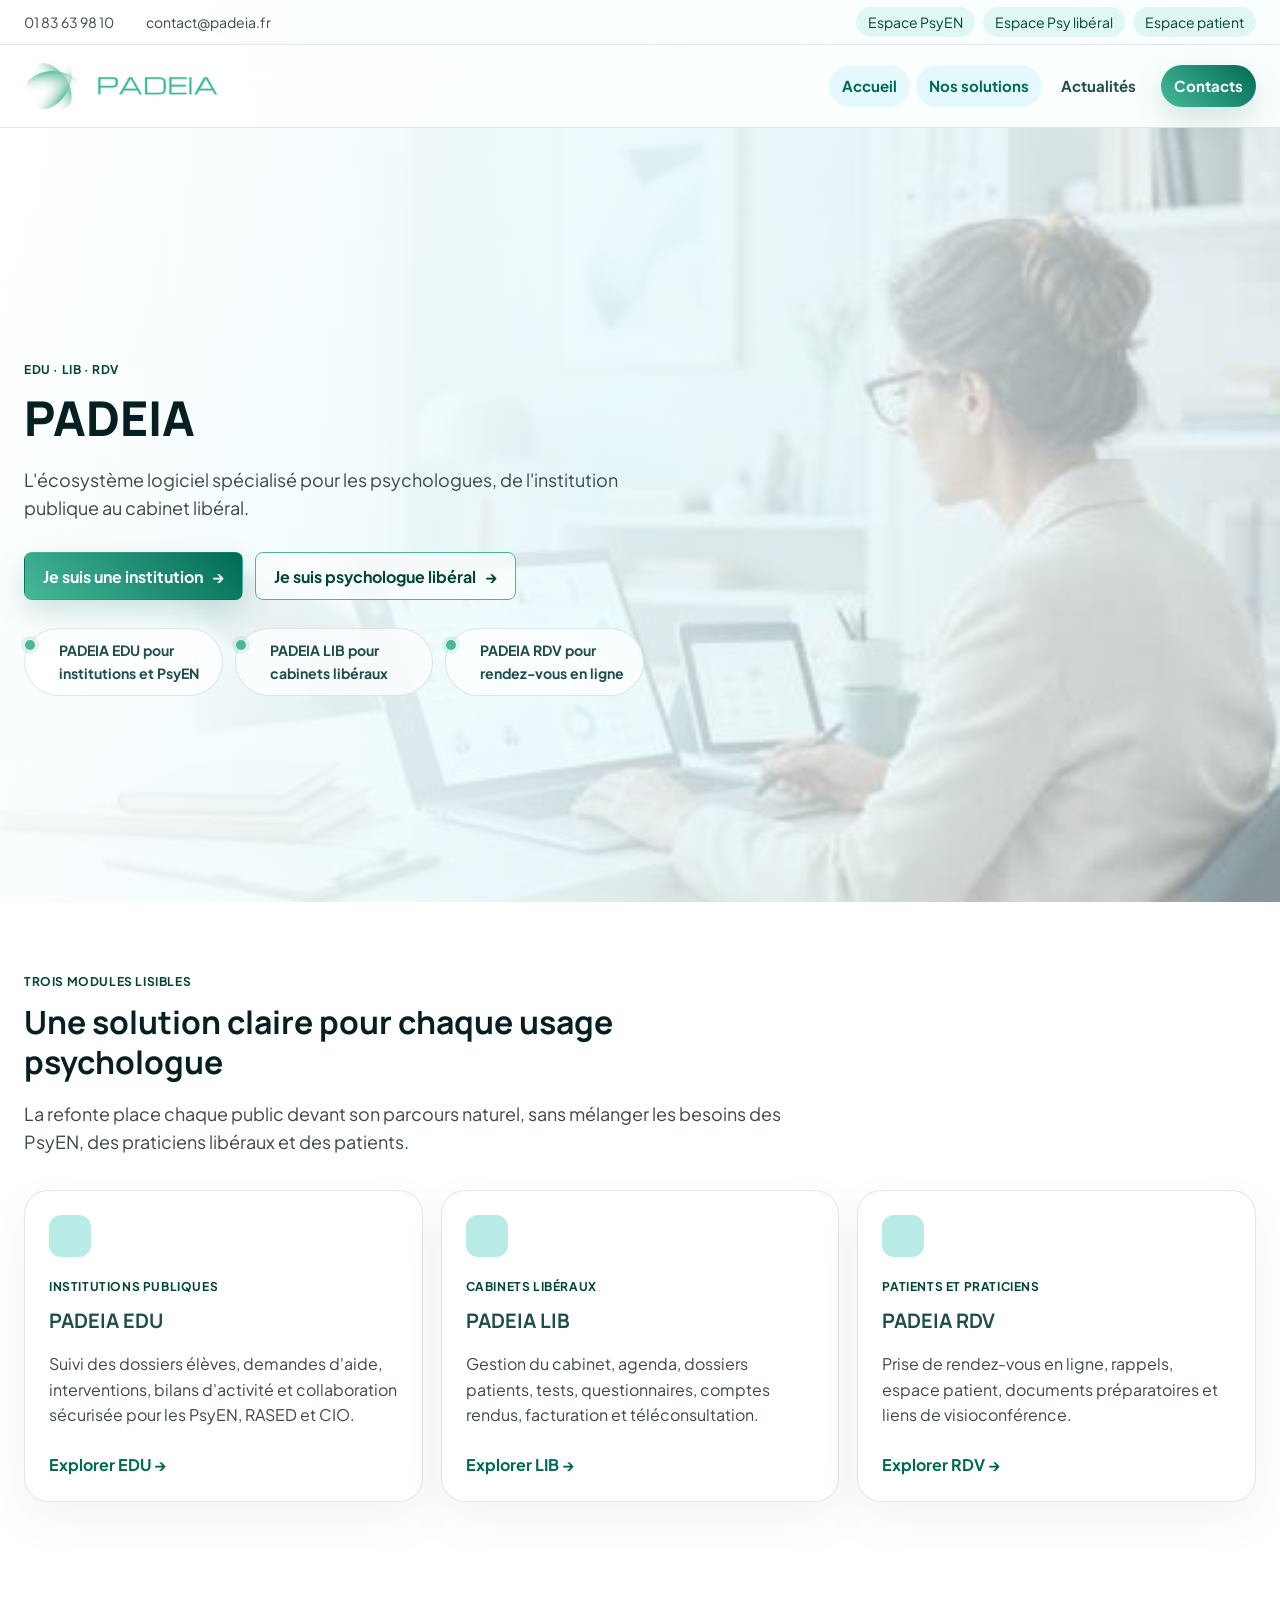
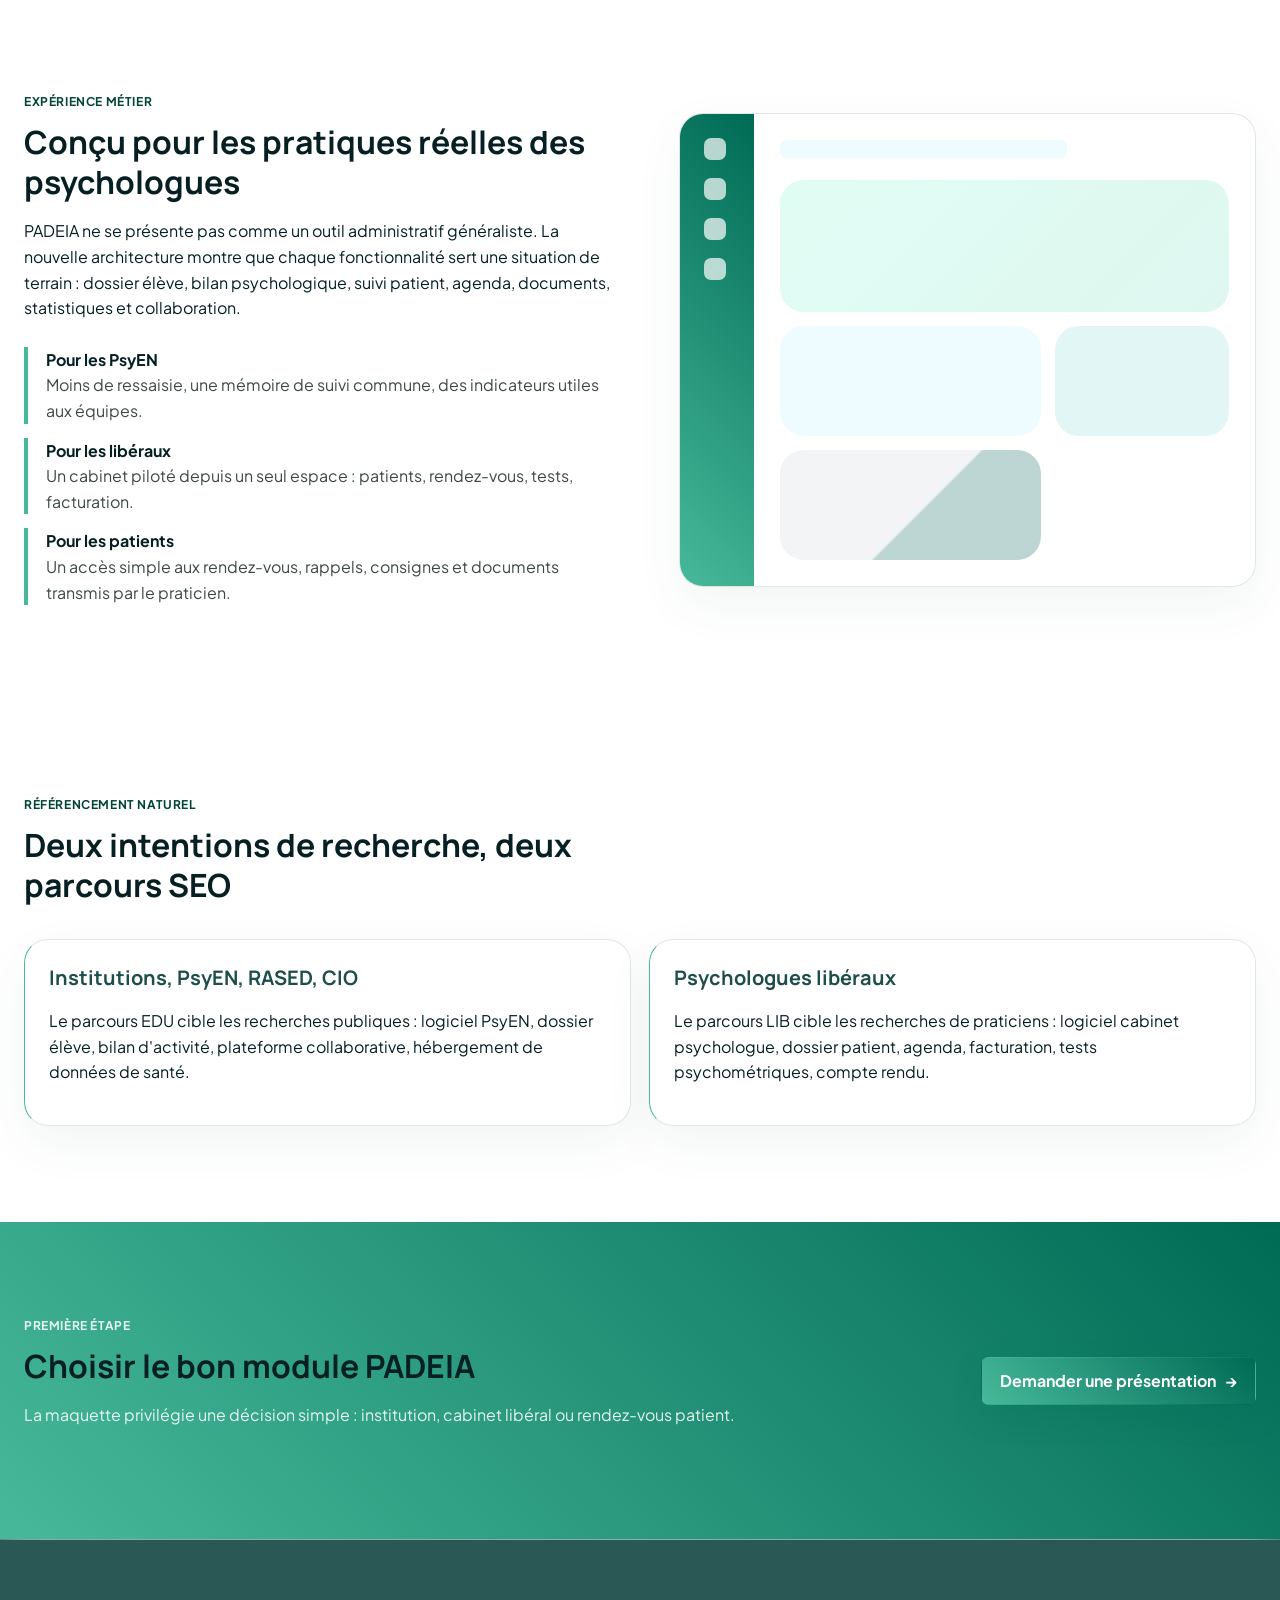
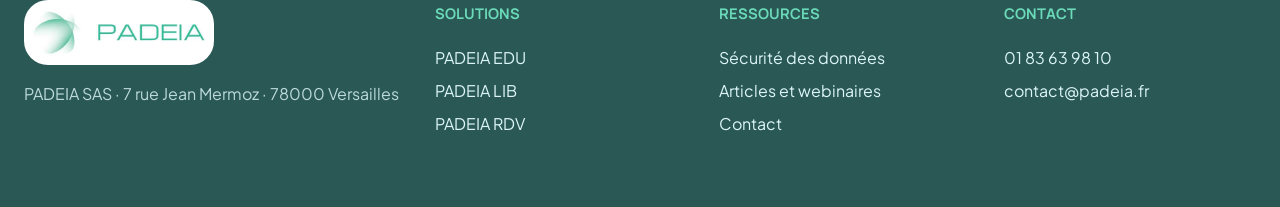
<file: index.html>
<!doctype html>
<html lang="fr">
  <head>
    <meta charset="utf-8">
    <meta name="viewport" content="width=device-width, initial-scale=1">
    <title>PADEIA | Logiciels pour psychologues : EDU, LIB et RDV</title>
    <meta name="description" content="PADEIA est l'écosystème logiciel dédié aux psychologues : PADEIA EDU pour les PsyEN et institutions, PADEIA LIB pour les cabinets libéraux, PADEIA RDV pour la prise de rendez-vous en ligne.">
    <link rel="canonical" href="https://www.padeia.fr/">
    <link rel="stylesheet" href="styles.css">
    <script type="application/ld+json">
      {
        "@context": "https://schema.org",
        "@type": "SoftwareApplication",
        "name": "PADEIA",
        "applicationCategory": "HealthcareApplication",
        "operatingSystem": "Web",
        "description": "Écosystème logiciel pour psychologues composé de PADEIA EDU, PADEIA LIB et PADEIA RDV.",
        "offers": {
          "@type": "Offer",
          "availability": "https://schema.org/InStock"
        },
        "publisher": {
          "@type": "Organization",
          "name": "PADEIA SAS",
          "url": "https://www.padeia.fr/"
        }
      }
    </script>
  </head>
  <body>
    <a class="skip-link" href="#contenu">Aller au contenu</a>
    <div class="topbar">
      <div class="container topbar-inner">
        <span>01 83 63 98 10</span>
        <a href="mailto:contact@padeia.fr">contact@padeia.fr</a>
        <nav aria-label="Espaces utilisateurs">
          <a href="#">Espace PsyEN</a>
          <a href="#">Espace Psy libéral</a>
          <a href="#">Espace patient</a>
        </nav>
      </div>
    </div>
    <header class="site-header">
      <div class="container header-inner">
        <a class="brand" href="index.html" aria-label="Accueil PADEIA"><img class="brand-logo" src="assets/logo-padeia-web.jpg" alt="PADEIA"></a>
        <button class="nav-toggle" type="button" aria-controls="main-nav" aria-expanded="false">
          <span></span>
          <span></span>
          <span></span>
          <span class="sr-only">Menu</span>
        </button>
        <nav id="main-nav" class="main-nav" aria-label="Navigation principale">
          <a href="index.html">Accueil</a>
          <a href="index.html#nos-solutions">Nos solutions</a>
          <a href="ressources.html">Actualités</a>
          <a class="nav-cta" href="contact.html">Contacts</a>
        </nav>
      </div>
    </header>

    <main id="contenu">
      <section class="hero hero-home" aria-label="Présentation de PADEIA">
        <div class="container hero-inner">
          <div class="hero-copy">
            <p class="eyebrow">EDU · LIB · RDV</p>
            <h1>PADEIA</h1>
            <p class="hero-lead">L'écosystème logiciel spécialisé pour les psychologues, de l'institution publique au cabinet libéral.</p>
            <div class="hero-actions" aria-label="Actions principales">
              <a class="btn btn-primary" href="padeia-edu.html">Je suis une institution <span aria-hidden="true">→</span></a>
              <a class="btn btn-secondary" href="padeia-lib.html">Je suis psychologue libéral <span aria-hidden="true">→</span></a>
            </div>
            <ul class="hero-checks">
              <li><a href="padeia-edu.html">PADEIA EDU pour institutions et PsyEN</a></li>
              <li><a href="padeia-lib.html">PADEIA LIB pour cabinets libéraux</a></li>
              <li><a href="padeia-rdv.html">PADEIA RDV pour rendez-vous en ligne</a></li>
            </ul>
          </div>
        </div>
      </section>

      <section id="nos-solutions" class="section modules-section">
        <div class="container">
          <div class="section-heading">
            <p class="eyebrow">Trois modules lisibles</p>
            <h2>Une solution claire pour chaque usage psychologue</h2>
            <p>La refonte place chaque public devant son parcours naturel, sans mélanger les besoins des PsyEN, des praticiens libéraux et des patients.</p>
          </div>
          <div class="module-grid">
            <article class="module-card edu">
              <div class="module-kicker">Institutions publiques</div>
              <h3>PADEIA EDU</h3>
              <p>Suivi des dossiers élèves, demandes d'aide, interventions, bilans d'activité et collaboration sécurisée pour les PsyEN, RASED et CIO.</p>
              <a class="text-link" href="padeia-edu.html">Explorer EDU <span aria-hidden="true">→</span></a>
            </article>
            <article class="module-card lib">
              <div class="module-kicker">Cabinets libéraux</div>
              <h3>PADEIA LIB</h3>
              <p>Gestion du cabinet, agenda, dossiers patients, tests, questionnaires, comptes rendus, facturation et téléconsultation.</p>
              <a class="text-link" href="padeia-lib.html">Explorer LIB <span aria-hidden="true">→</span></a>
            </article>
            <article class="module-card rdv">
              <div class="module-kicker">Patients et praticiens</div>
              <h3>PADEIA RDV</h3>
              <p>Prise de rendez-vous en ligne, rappels, espace patient, documents préparatoires et liens de visioconférence.</p>
              <a class="text-link" href="padeia-rdv.html">Explorer RDV <span aria-hidden="true">→</span></a>
            </article>
          </div>
        </div>
      </section>

      <section class="section section-alt">
        <div class="container split">
          <div>
            <p class="eyebrow">Expérience métier</p>
            <h2>Conçu pour les pratiques réelles des psychologues</h2>
            <p>PADEIA ne se présente pas comme un outil administratif généraliste. La nouvelle architecture montre que chaque fonctionnalité sert une situation de terrain : dossier élève, bilan psychologique, suivi patient, agenda, documents, statistiques et collaboration.</p>
            <div class="proof-list">
              <div>
                <strong>Pour les PsyEN</strong>
                <span>Moins de ressaisie, une mémoire de suivi commune, des indicateurs utiles aux équipes.</span>
              </div>
              <div>
                <strong>Pour les libéraux</strong>
                <span>Un cabinet piloté depuis un seul espace : patients, rendez-vous, tests, facturation.</span>
              </div>
              <div>
                <strong>Pour les patients</strong>
                <span>Un accès simple aux rendez-vous, rappels, consignes et documents transmis par le praticien.</span>
              </div>
            </div>
          </div>
          <div class="product-mock" aria-label="Aperçu d'interface PADEIA">
            <div class="mock-sidebar">
              <span></span><span></span><span></span><span></span>
            </div>
            <div class="mock-content">
              <div class="mock-topline"></div>
              <div class="mock-panels">
                <div class="mock-panel wide"></div>
                <div class="mock-panel"></div>
                <div class="mock-panel accent"></div>
                <div class="mock-panel chart"></div>
              </div>
            </div>
          </div>
        </div>
      </section>

      <section class="section">
        <div class="container">
          <div class="section-heading compact">
            <p class="eyebrow">Référencement naturel</p>
            <h2>Deux intentions de recherche, deux parcours SEO</h2>
          </div>
          <div class="audience-grid">
            <article>
              <h3>Institutions, PsyEN, RASED, CIO</h3>
              <p>Le parcours EDU cible les recherches publiques : logiciel PsyEN, dossier élève, bilan d'activité, plateforme collaborative, hébergement de données de santé.</p>
            </article>
            <article>
              <h3>Psychologues libéraux</h3>
              <p>Le parcours LIB cible les recherches de praticiens : logiciel cabinet psychologue, dossier patient, agenda, facturation, tests psychométriques, compte rendu.</p>
            </article>
          </div>
        </div>
      </section>

      <section class="section cta-band">
        <div class="container cta-inner">
          <div>
            <p class="eyebrow">Première étape</p>
            <h2>Choisir le bon module PADEIA</h2>
            <p>La maquette privilégie une décision simple : institution, cabinet libéral ou rendez-vous patient.</p>
          </div>
          <a class="btn btn-primary" href="contact.html">Demander une présentation <span aria-hidden="true">→</span></a>
        </div>
      </section>
    </main>

    <footer class="site-footer">
      <div class="container footer-grid">
        <div>
          <a class="brand footer-brand" href="index.html" aria-label="Accueil PADEIA"><img class="brand-logo footer-logo" src="assets/logo-padeia-web.jpg" alt="PADEIA"></a>
          <p>PADEIA SAS · 7 rue Jean Mermoz · 78000 Versailles</p>
        </div>
        <div>
          <h2>Solutions</h2>
          <a href="padeia-edu.html">PADEIA EDU</a>
          <a href="padeia-lib.html">PADEIA LIB</a>
          <a href="padeia-rdv.html">PADEIA RDV</a>
        </div>
        <div>
          <h2>Ressources</h2>
          <a href="securite.html">Sécurité des données</a>
          <a href="ressources.html">Articles et webinaires</a>
          <a href="contact.html">Contact</a>
        </div>
        <div>
          <h2>Contact</h2>
          <a href="tel:+33183639810">01 83 63 98 10</a>
          <a href="mailto:contact@padeia.fr">contact@padeia.fr</a>
        </div>
      </div>
    </footer>
    <script src="script.js"></script>
  </body>
</html>
</file>
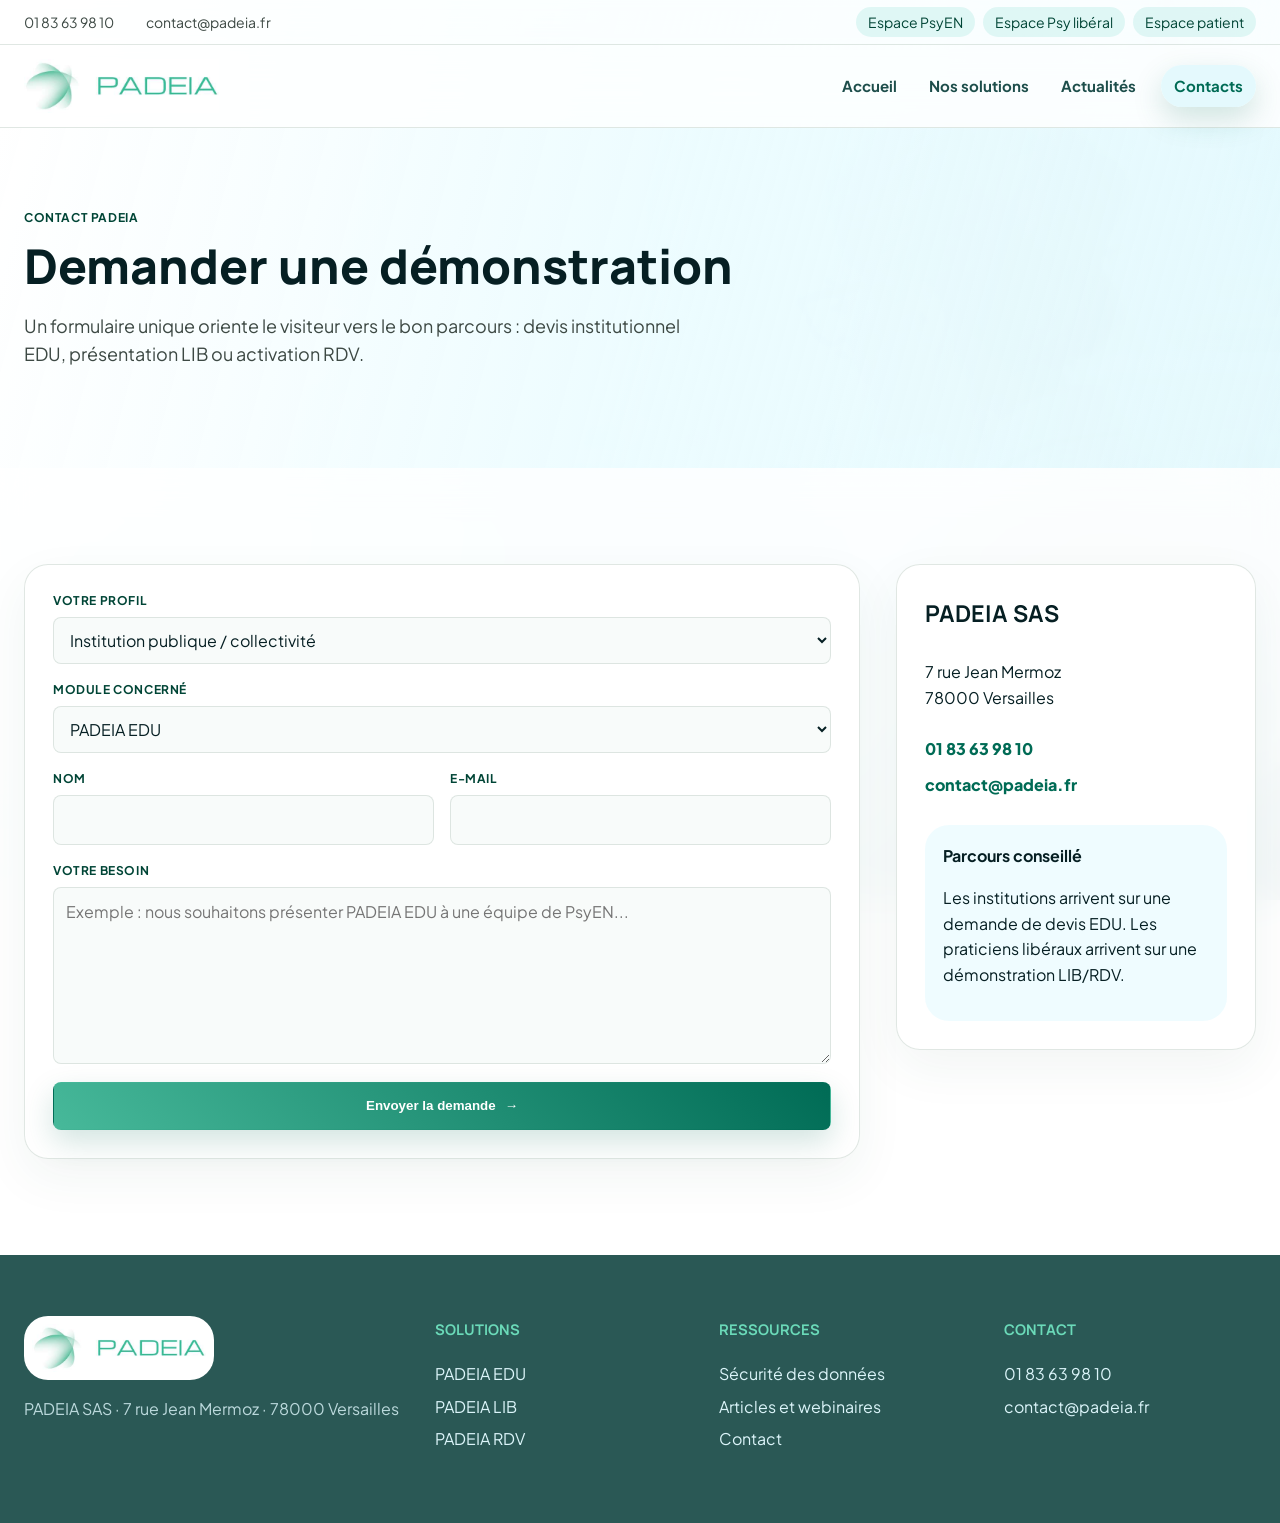
<file: contact.html>
<!doctype html>
<html lang="fr">
  <head>
    <meta charset="utf-8">
    <meta name="viewport" content="width=device-width, initial-scale=1">
    <title>Demander une démonstration PADEIA | Contact</title>
    <meta name="description" content="Contactez PADEIA pour une démonstration, un devis institutionnel PADEIA EDU ou une présentation de PADEIA LIB et PADEIA RDV.">
    <link rel="canonical" href="https://www.padeia.fr/contact/">
    <link rel="stylesheet" href="styles.css">
  </head>
  <body>
    <a class="skip-link" href="#contenu">Aller au contenu</a>
    <div class="topbar"><div class="container topbar-inner"><span>01 83 63 98 10</span><a href="mailto:contact@padeia.fr">contact@padeia.fr</a><nav aria-label="Espaces utilisateurs"><a href="#">Espace PsyEN</a><a href="#">Espace Psy libéral</a><a href="#">Espace patient</a></nav></div></div>
    <header class="site-header"><div class="container header-inner"><a class="brand" href="index.html" aria-label="Accueil PADEIA"><img class="brand-logo" src="assets/logo-padeia-web.jpg" alt="PADEIA"></a><button class="nav-toggle" type="button" aria-controls="main-nav" aria-expanded="false"><span></span><span></span><span></span><span class="sr-only">Menu</span></button><nav id="main-nav" class="main-nav" aria-label="Navigation principale">
          <a href="index.html">Accueil</a>
          <a href="index.html#nos-solutions">Nos solutions</a>
          <a href="ressources.html">Actualités</a>
          <a class="nav-cta" href="contact.html">Contacts</a>
        </nav></div></header>

    <main id="contenu">
      <section class="page-hero contact-theme">
        <div class="container narrow">
          <p class="eyebrow">Contact PADEIA</p>
          <h1>Demander une démonstration</h1>
          <p>Un formulaire unique oriente le visiteur vers le bon parcours : devis institutionnel EDU, présentation LIB ou activation RDV.</p>
        </div>
      </section>

      <section class="section">
        <div class="container contact-grid">
          <form class="contact-form" action="#" method="post">
            <div class="form-row">
              <label for="profile">Votre profil</label>
              <select id="profile" name="profile">
                <option>Institution publique / collectivité</option>
                <option>Psychologue de l'Éducation nationale</option>
                <option>Psychologue libéral</option>
                <option>Patient</option>
              </select>
            </div>
            <div class="form-row">
              <label for="module">Module concerné</label>
              <select id="module" name="module">
                <option>PADEIA EDU</option>
                <option>PADEIA LIB</option>
                <option>PADEIA RDV</option>
                <option>Je ne sais pas encore</option>
              </select>
            </div>
            <div class="form-pair">
              <div class="form-row"><label for="name">Nom</label><input id="name" name="name" type="text" autocomplete="name"></div>
              <div class="form-row"><label for="email">E-mail</label><input id="email" name="email" type="email" autocomplete="email"></div>
            </div>
            <div class="form-row">
              <label for="message">Votre besoin</label>
              <textarea id="message" name="message" rows="6" placeholder="Exemple : nous souhaitons présenter PADEIA EDU à une équipe de PsyEN..."></textarea>
            </div>
            <button class="btn btn-primary" type="submit">Envoyer la demande <span aria-hidden="true">→</span></button>
          </form>
          <aside class="contact-aside">
            <h2>PADEIA SAS</h2>
            <p>7 rue Jean Mermoz<br>78000 Versailles</p>
            <a href="tel:+33183639810">01 83 63 98 10</a>
            <a href="mailto:contact@padeia.fr">contact@padeia.fr</a>
            <div class="aside-note">
              <strong>Parcours conseillé</strong>
              <p>Les institutions arrivent sur une demande de devis EDU. Les praticiens libéraux arrivent sur une démonstration LIB/RDV.</p>
            </div>
          </aside>
        </div>
      </section>
    </main>

    <footer class="site-footer"><div class="container footer-grid"><div><a class="brand footer-brand" href="index.html" aria-label="Accueil PADEIA"><img class="brand-logo footer-logo" src="assets/logo-padeia-web.jpg" alt="PADEIA"></a><p>PADEIA SAS · 7 rue Jean Mermoz · 78000 Versailles</p></div><div><h2>Solutions</h2><a href="padeia-edu.html">PADEIA EDU</a><a href="padeia-lib.html">PADEIA LIB</a><a href="padeia-rdv.html">PADEIA RDV</a></div><div><h2>Ressources</h2><a href="securite.html">Sécurité des données</a><a href="ressources.html">Articles et webinaires</a><a href="contact.html">Contact</a></div><div><h2>Contact</h2><a href="tel:+33183639810">01 83 63 98 10</a><a href="mailto:contact@padeia.fr">contact@padeia.fr</a></div></div></footer>
    <script src="script.js"></script>
  </body>
</html>
</file>
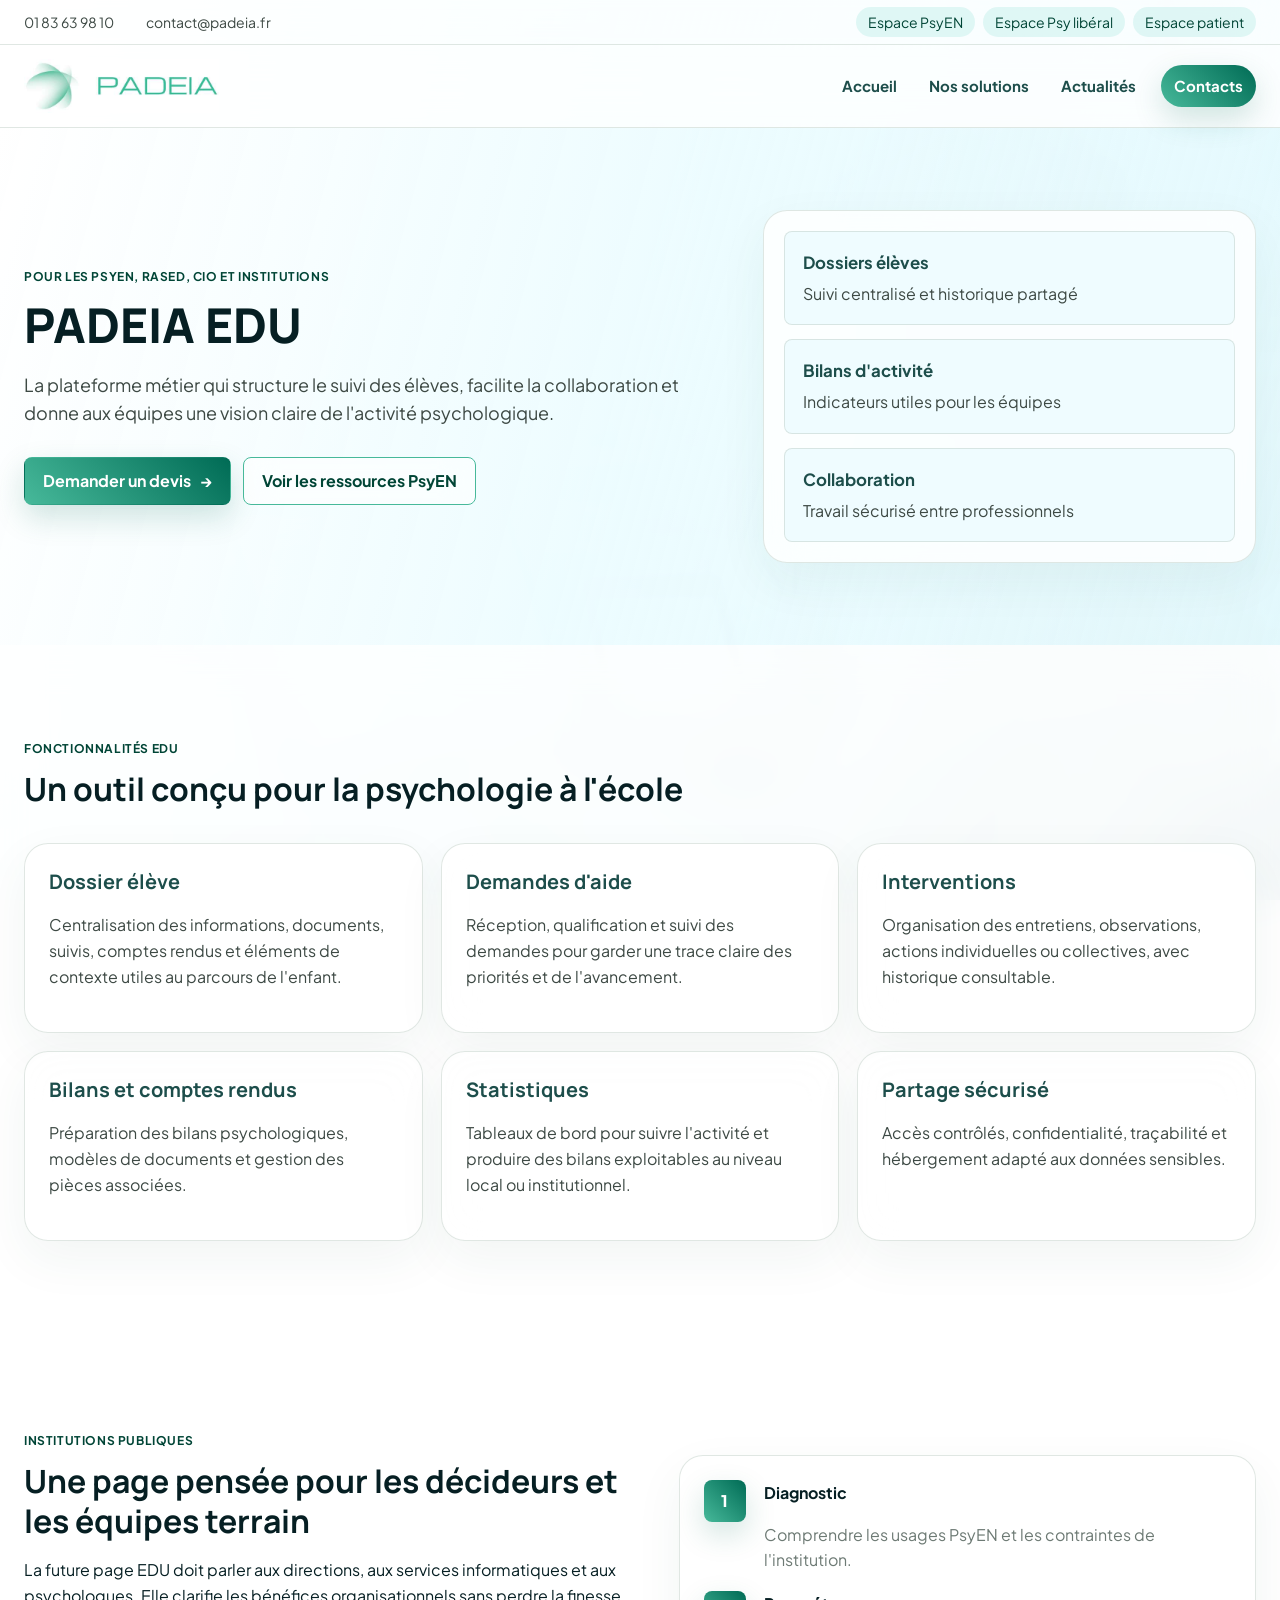
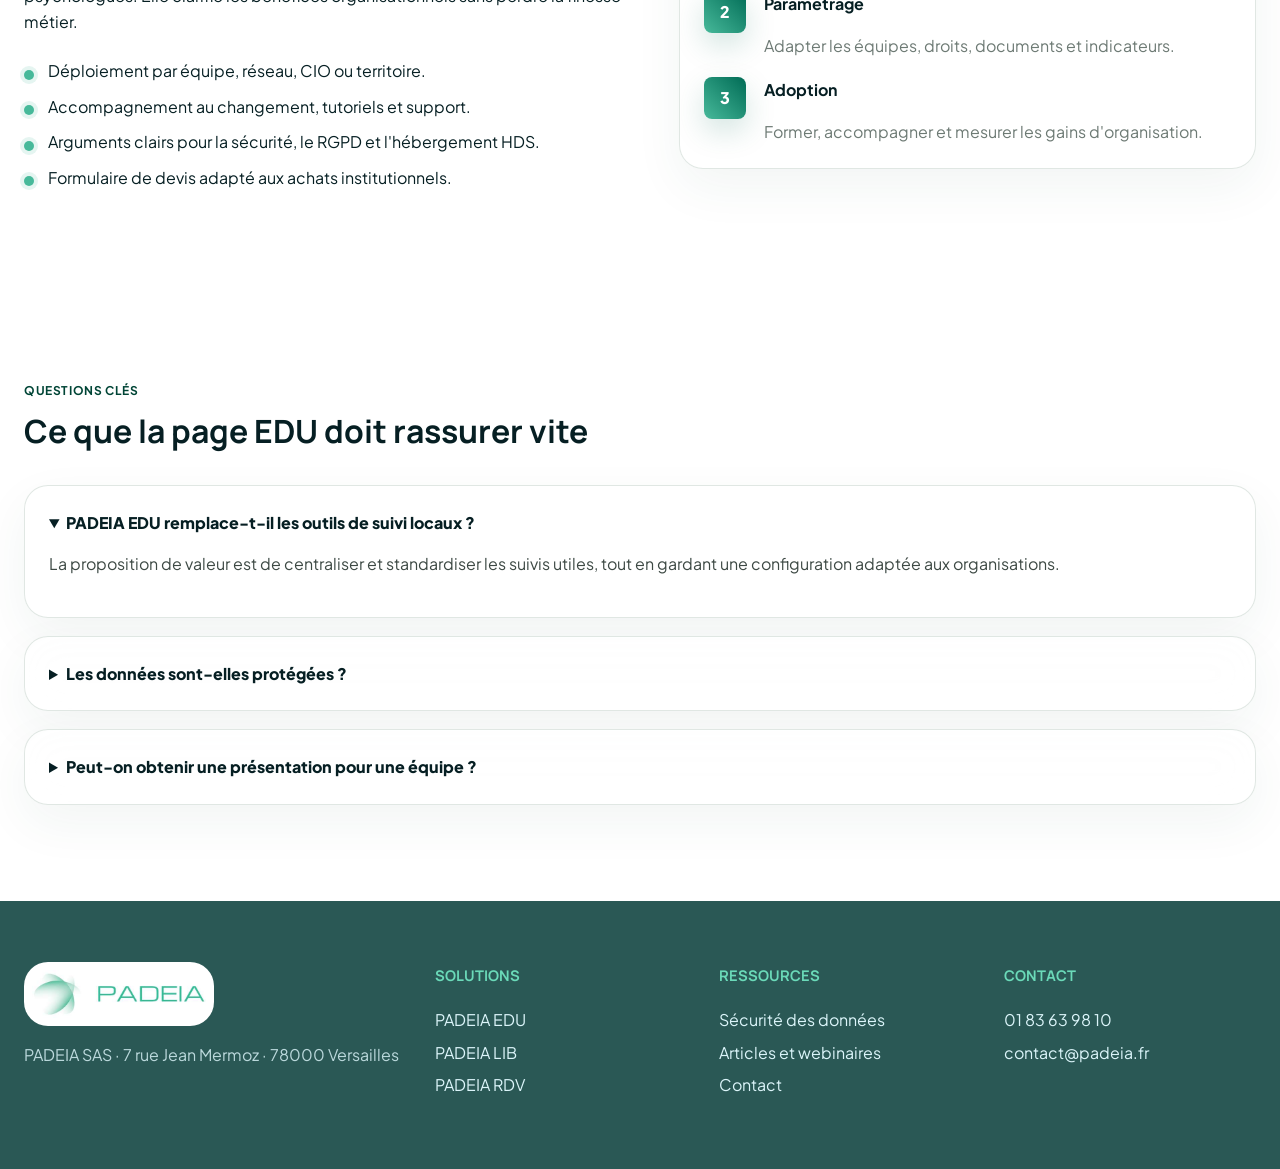
<file: padeia-edu.html>
<!doctype html>
<html lang="fr">
  <head>
    <meta charset="utf-8">
    <meta name="viewport" content="width=device-width, initial-scale=1">
    <title>PADEIA EDU | Logiciel PsyEN pour RASED, CIO et institutions</title>
    <meta name="description" content="PADEIA EDU accompagne les Psychologues de l'Éducation nationale : dossiers élèves, demandes d'aide, interventions, statistiques, bilan d'activité et collaboration sécurisée.">
    <link rel="canonical" href="https://www.padeia.fr/padeia-edu/">
    <link rel="stylesheet" href="styles.css">
  </head>
  <body>
    <a class="skip-link" href="#contenu">Aller au contenu</a>
    <div class="topbar">
      <div class="container topbar-inner">
        <span>01 83 63 98 10</span>
        <a href="mailto:contact@padeia.fr">contact@padeia.fr</a>
        <nav aria-label="Espaces utilisateurs">
          <a href="#">Espace PsyEN</a>
          <a href="#">Espace Psy libéral</a>
          <a href="#">Espace patient</a>
        </nav>
      </div>
    </div>
    <header class="site-header">
      <div class="container header-inner">
        <a class="brand" href="index.html" aria-label="Accueil PADEIA"><img class="brand-logo" src="assets/logo-padeia-web.jpg" alt="PADEIA"></a>
        <button class="nav-toggle" type="button" aria-controls="main-nav" aria-expanded="false"><span></span><span></span><span></span><span class="sr-only">Menu</span></button>
        <nav id="main-nav" class="main-nav" aria-label="Navigation principale">
          <a href="index.html">Accueil</a>
          <a href="index.html#nos-solutions">Nos solutions</a>
          <a href="ressources.html">Actualités</a>
          <a class="nav-cta" href="contact.html">Contacts</a>
        </nav>
      </div>
    </header>

    <main id="contenu">
      <section class="page-hero edu-theme">
        <div class="container page-hero-grid">
          <div>
            <p class="eyebrow">Pour les PsyEN, RASED, CIO et institutions</p>
            <h1>PADEIA EDU</h1>
            <p>La plateforme métier qui structure le suivi des élèves, facilite la collaboration et donne aux équipes une vision claire de l'activité psychologique.</p>
            <div class="hero-actions">
              <a class="btn btn-primary" href="contact.html">Demander un devis <span aria-hidden="true">→</span></a>
              <a class="btn btn-secondary" href="ressources.html">Voir les ressources PsyEN</a>
            </div>
          </div>
          <div class="metric-panel">
            <div><strong>Dossiers élèves</strong><span>Suivi centralisé et historique partagé</span></div>
            <div><strong>Bilans d'activité</strong><span>Indicateurs utiles pour les équipes</span></div>
            <div><strong>Collaboration</strong><span>Travail sécurisé entre professionnels</span></div>
          </div>
        </div>
      </section>

      <section class="section">
        <div class="container">
          <div class="section-heading">
            <p class="eyebrow">Fonctionnalités EDU</p>
            <h2>Un outil conçu pour la psychologie à l'école</h2>
          </div>
          <div class="feature-grid">
            <article><h3>Dossier élève</h3><p>Centralisation des informations, documents, suivis, comptes rendus et éléments de contexte utiles au parcours de l'enfant.</p></article>
            <article><h3>Demandes d'aide</h3><p>Réception, qualification et suivi des demandes pour garder une trace claire des priorités et de l'avancement.</p></article>
            <article><h3>Interventions</h3><p>Organisation des entretiens, observations, actions individuelles ou collectives, avec historique consultable.</p></article>
            <article><h3>Bilans et comptes rendus</h3><p>Préparation des bilans psychologiques, modèles de documents et gestion des pièces associées.</p></article>
            <article><h3>Statistiques</h3><p>Tableaux de bord pour suivre l'activité et produire des bilans exploitables au niveau local ou institutionnel.</p></article>
            <article><h3>Partage sécurisé</h3><p>Accès contrôlés, confidentialité, traçabilité et hébergement adapté aux données sensibles.</p></article>
          </div>
        </div>
      </section>

      <section class="section section-alt">
        <div class="container split">
          <div>
            <p class="eyebrow">Institutions publiques</p>
            <h2>Une page pensée pour les décideurs et les équipes terrain</h2>
            <p>La future page EDU doit parler aux directions, aux services informatiques et aux psychologues. Elle clarifie les bénéfices organisationnels sans perdre la finesse métier.</p>
            <ul class="check-list">
              <li>Déploiement par équipe, réseau, CIO ou territoire.</li>
              <li>Accompagnement au changement, tutoriels et support.</li>
              <li>Arguments clairs pour la sécurité, le RGPD et l'hébergement HDS.</li>
              <li>Formulaire de devis adapté aux achats institutionnels.</li>
            </ul>
          </div>
          <div class="timeline">
            <div><span>1</span><strong>Diagnostic</strong><p>Comprendre les usages PsyEN et les contraintes de l'institution.</p></div>
            <div><span>2</span><strong>Paramétrage</strong><p>Adapter les équipes, droits, documents et indicateurs.</p></div>
            <div><span>3</span><strong>Adoption</strong><p>Former, accompagner et mesurer les gains d'organisation.</p></div>
          </div>
        </div>
      </section>

      <section class="section faq-section">
        <div class="container">
          <div class="section-heading compact">
            <p class="eyebrow">Questions clés</p>
            <h2>Ce que la page EDU doit rassurer vite</h2>
          </div>
          <div class="faq-grid">
            <details open><summary>PADEIA EDU remplace-t-il les outils de suivi locaux ?</summary><p>La proposition de valeur est de centraliser et standardiser les suivis utiles, tout en gardant une configuration adaptée aux organisations.</p></details>
            <details><summary>Les données sont-elles protégées ?</summary><p>La page renvoie vers un espace dédié à la sécurité : hébergement HDS, droits d'accès, RGPD et traçabilité.</p></details>
            <details><summary>Peut-on obtenir une présentation pour une équipe ?</summary><p>Le parcours institutionnel priorise la demande de devis et la présentation accompagnée.</p></details>
          </div>
        </div>
      </section>
    </main>

    <footer class="site-footer">
      <div class="container footer-grid">
        <div><a class="brand footer-brand" href="index.html" aria-label="Accueil PADEIA"><img class="brand-logo footer-logo" src="assets/logo-padeia-web.jpg" alt="PADEIA"></a><p>PADEIA SAS · 7 rue Jean Mermoz · 78000 Versailles</p></div>
        <div><h2>Solutions</h2><a href="padeia-edu.html">PADEIA EDU</a><a href="padeia-lib.html">PADEIA LIB</a><a href="padeia-rdv.html">PADEIA RDV</a></div>
        <div><h2>Ressources</h2><a href="securite.html">Sécurité des données</a><a href="ressources.html">Articles et webinaires</a><a href="contact.html">Contact</a></div>
        <div><h2>Contact</h2><a href="tel:+33183639810">01 83 63 98 10</a><a href="mailto:contact@padeia.fr">contact@padeia.fr</a></div>
      </div>
    </footer>
    <script src="script.js"></script>
  </body>
</html>
</file>
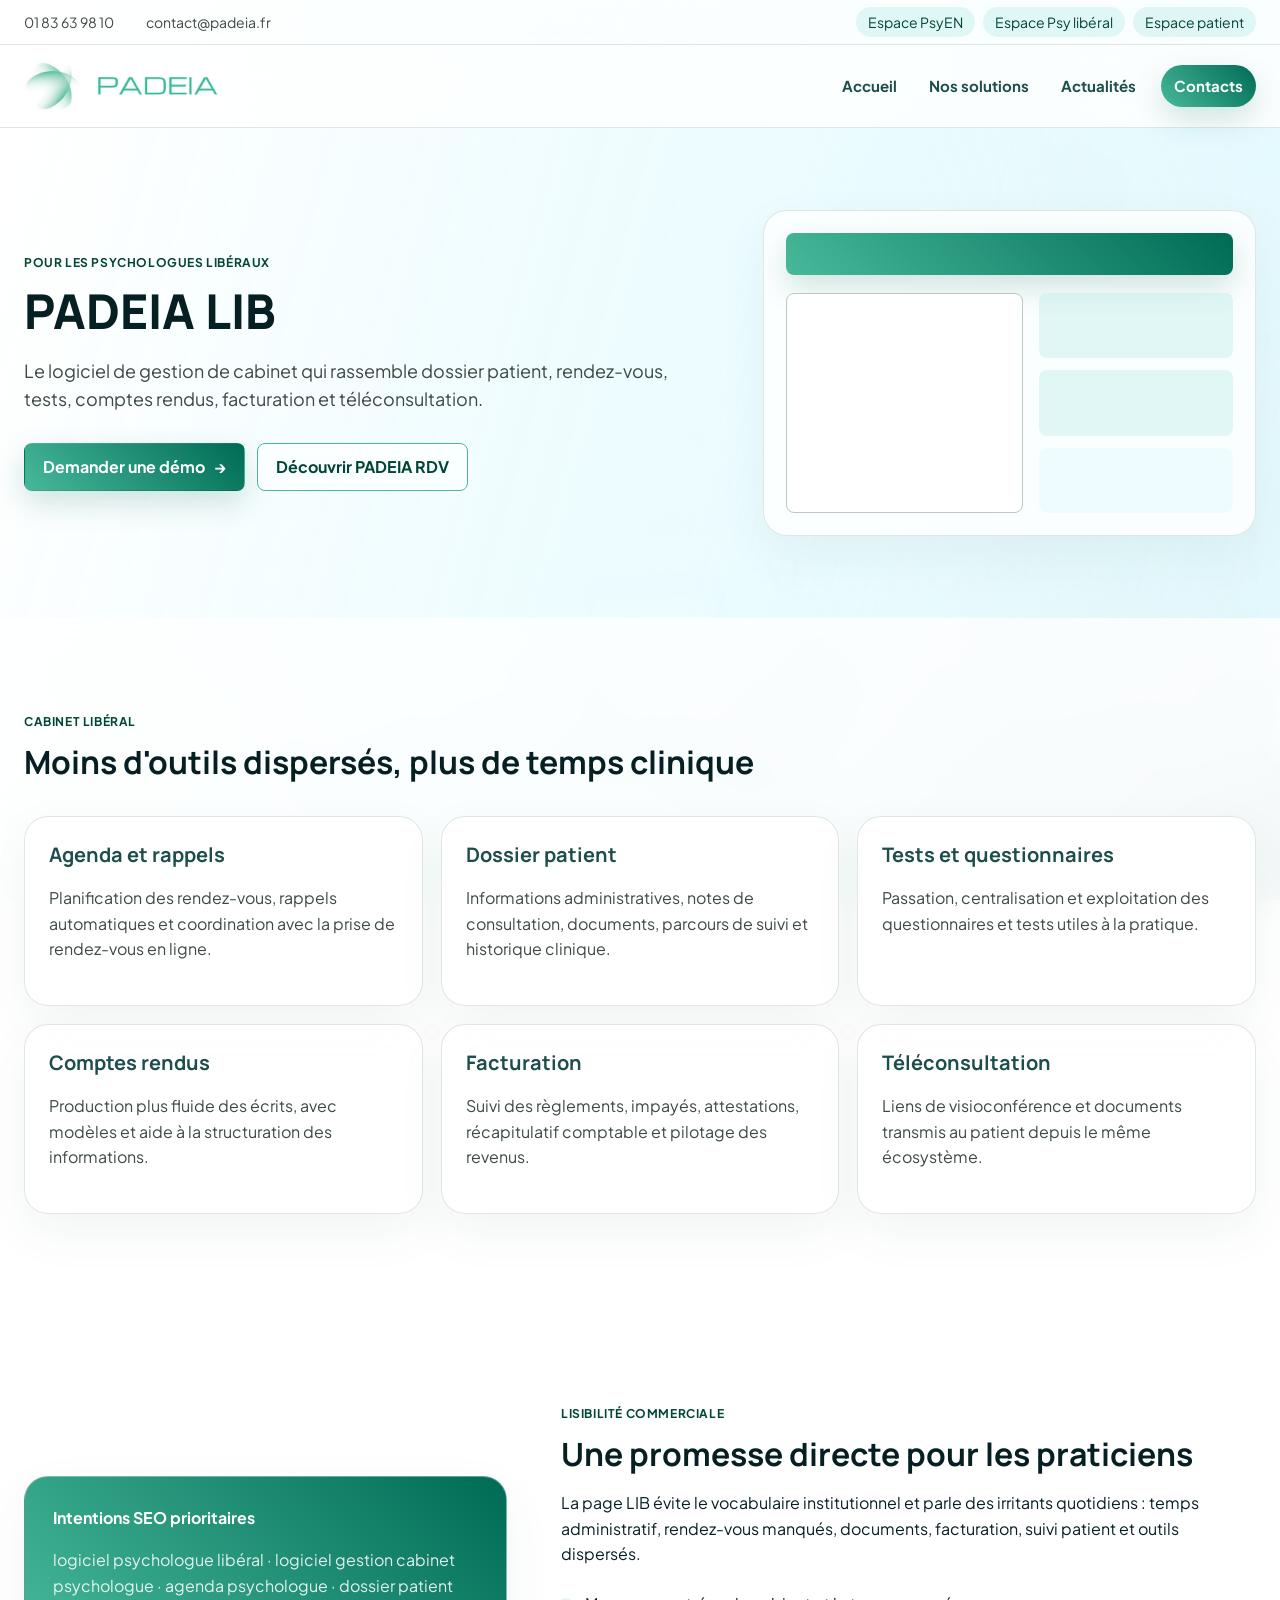
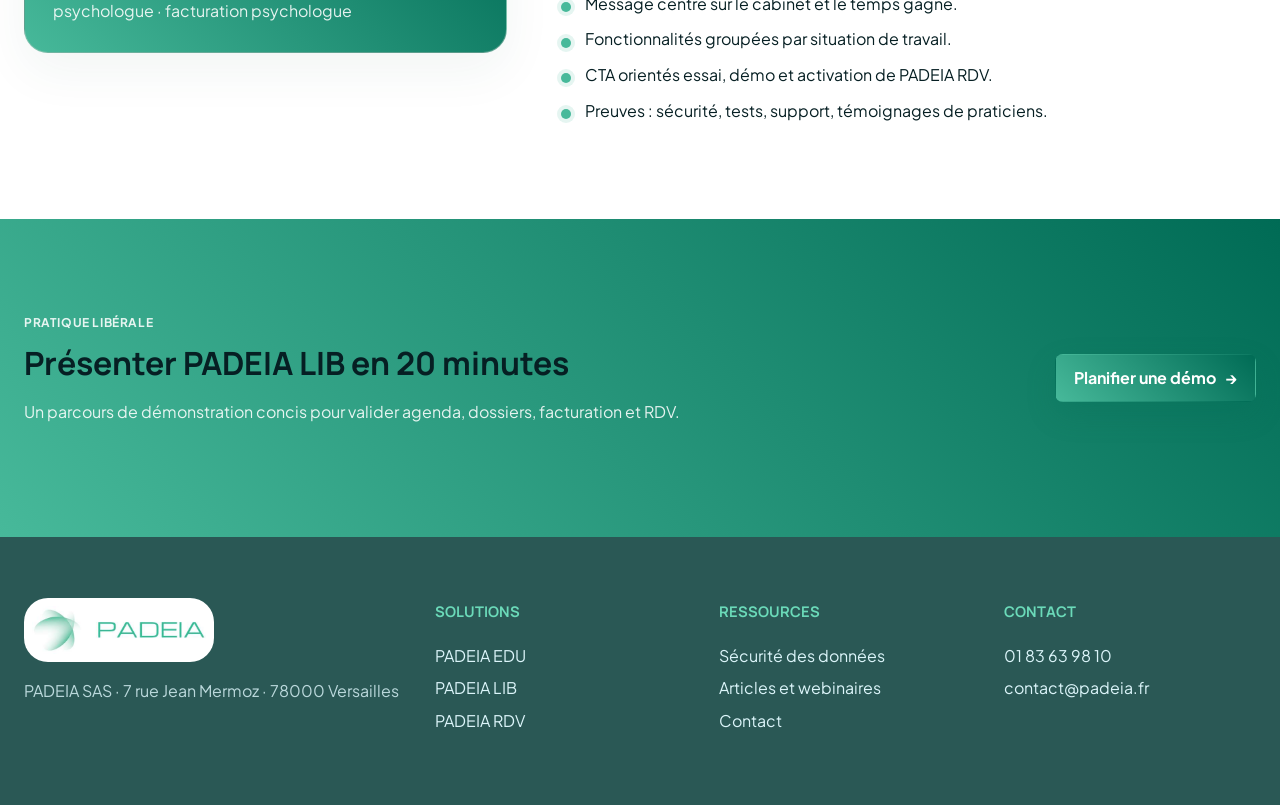
<file: padeia-lib.html>
<!doctype html>
<html lang="fr">
  <head>
    <meta charset="utf-8">
    <meta name="viewport" content="width=device-width, initial-scale=1">
    <title>PADEIA LIB | Logiciel de gestion de cabinet pour psychologues</title>
    <meta name="description" content="PADEIA LIB aide les psychologues libéraux à gérer leur cabinet : agenda, dossiers patients, tests, questionnaires, comptes rendus, facturation, impayés et téléconsultation.">
    <link rel="canonical" href="https://www.padeia.fr/padeia-lib/">
    <link rel="stylesheet" href="styles.css">
  </head>
  <body>
    <a class="skip-link" href="#contenu">Aller au contenu</a>
    <div class="topbar">
      <div class="container topbar-inner">
        <span>01 83 63 98 10</span>
        <a href="mailto:contact@padeia.fr">contact@padeia.fr</a>
        <nav aria-label="Espaces utilisateurs"><a href="#">Espace PsyEN</a><a href="#">Espace Psy libéral</a><a href="#">Espace patient</a></nav>
      </div>
    </div>
    <header class="site-header">
      <div class="container header-inner">
        <a class="brand" href="index.html" aria-label="Accueil PADEIA"><img class="brand-logo" src="assets/logo-padeia-web.jpg" alt="PADEIA"></a>
        <button class="nav-toggle" type="button" aria-controls="main-nav" aria-expanded="false"><span></span><span></span><span></span><span class="sr-only">Menu</span></button>
        <nav id="main-nav" class="main-nav" aria-label="Navigation principale">
          <a href="index.html">Accueil</a>
          <a href="index.html#nos-solutions">Nos solutions</a>
          <a href="ressources.html">Actualités</a>
          <a class="nav-cta" href="contact.html">Contacts</a>
        </nav>
      </div>
    </header>

    <main id="contenu">
      <section class="page-hero lib-theme">
        <div class="container page-hero-grid">
          <div>
            <p class="eyebrow">Pour les psychologues libéraux</p>
            <h1>PADEIA LIB</h1>
            <p>Le logiciel de gestion de cabinet qui rassemble dossier patient, rendez-vous, tests, comptes rendus, facturation et téléconsultation.</p>
            <div class="hero-actions">
              <a class="btn btn-primary" href="contact.html">Demander une démo <span aria-hidden="true">→</span></a>
              <a class="btn btn-secondary" href="padeia-rdv.html">Découvrir PADEIA RDV</a>
            </div>
          </div>
          <div class="app-snapshot" aria-label="Aperçu cabinet libéral">
            <div class="snapshot-head"></div>
            <div class="snapshot-body">
              <div class="calendar-mini"></div>
              <div class="patient-stack"><span></span><span></span><span></span></div>
            </div>
          </div>
        </div>
      </section>

      <section class="section">
        <div class="container">
          <div class="section-heading">
            <p class="eyebrow">Cabinet libéral</p>
            <h2>Moins d'outils dispersés, plus de temps clinique</h2>
          </div>
          <div class="feature-grid">
            <article><h3>Agenda et rappels</h3><p>Planification des rendez-vous, rappels automatiques et coordination avec la prise de rendez-vous en ligne.</p></article>
            <article><h3>Dossier patient</h3><p>Informations administratives, notes de consultation, documents, parcours de suivi et historique clinique.</p></article>
            <article><h3>Tests et questionnaires</h3><p>Passation, centralisation et exploitation des questionnaires et tests utiles à la pratique.</p></article>
            <article><h3>Comptes rendus</h3><p>Production plus fluide des écrits, avec modèles et aide à la structuration des informations.</p></article>
            <article><h3>Facturation</h3><p>Suivi des règlements, impayés, attestations, récapitulatif comptable et pilotage des revenus.</p></article>
            <article><h3>Téléconsultation</h3><p>Liens de visioconférence et documents transmis au patient depuis le même écosystème.</p></article>
          </div>
        </div>
      </section>

      <section class="section section-alt">
        <div class="container split reverse">
          <div class="seo-callout">
            <strong>Intentions SEO prioritaires</strong>
            <p>logiciel psychologue libéral · logiciel gestion cabinet psychologue · agenda psychologue · dossier patient psychologue · facturation psychologue</p>
          </div>
          <div>
            <p class="eyebrow">Lisibilité commerciale</p>
            <h2>Une promesse directe pour les praticiens</h2>
            <p>La page LIB évite le vocabulaire institutionnel et parle des irritants quotidiens : temps administratif, rendez-vous manqués, documents, facturation, suivi patient et outils dispersés.</p>
            <ul class="check-list">
              <li>Message centré sur le cabinet et le temps gagné.</li>
              <li>Fonctionnalités groupées par situation de travail.</li>
              <li>CTA orientés essai, démo et activation de PADEIA RDV.</li>
              <li>Preuves : sécurité, tests, support, témoignages de praticiens.</li>
            </ul>
          </div>
        </div>
      </section>

      <section class="section cta-band">
        <div class="container cta-inner">
          <div><p class="eyebrow">Pratique libérale</p><h2>Présenter PADEIA LIB en 20 minutes</h2><p>Un parcours de démonstration concis pour valider agenda, dossiers, facturation et RDV.</p></div>
          <a class="btn btn-primary" href="contact.html">Planifier une démo <span aria-hidden="true">→</span></a>
        </div>
      </section>
    </main>

    <footer class="site-footer">
      <div class="container footer-grid">
        <div><a class="brand footer-brand" href="index.html" aria-label="Accueil PADEIA"><img class="brand-logo footer-logo" src="assets/logo-padeia-web.jpg" alt="PADEIA"></a><p>PADEIA SAS · 7 rue Jean Mermoz · 78000 Versailles</p></div>
        <div><h2>Solutions</h2><a href="padeia-edu.html">PADEIA EDU</a><a href="padeia-lib.html">PADEIA LIB</a><a href="padeia-rdv.html">PADEIA RDV</a></div>
        <div><h2>Ressources</h2><a href="securite.html">Sécurité des données</a><a href="ressources.html">Articles et webinaires</a><a href="contact.html">Contact</a></div>
        <div><h2>Contact</h2><a href="tel:+33183639810">01 83 63 98 10</a><a href="mailto:contact@padeia.fr">contact@padeia.fr</a></div>
      </div>
    </footer>
    <script src="script.js"></script>
  </body>
</html>
</file>
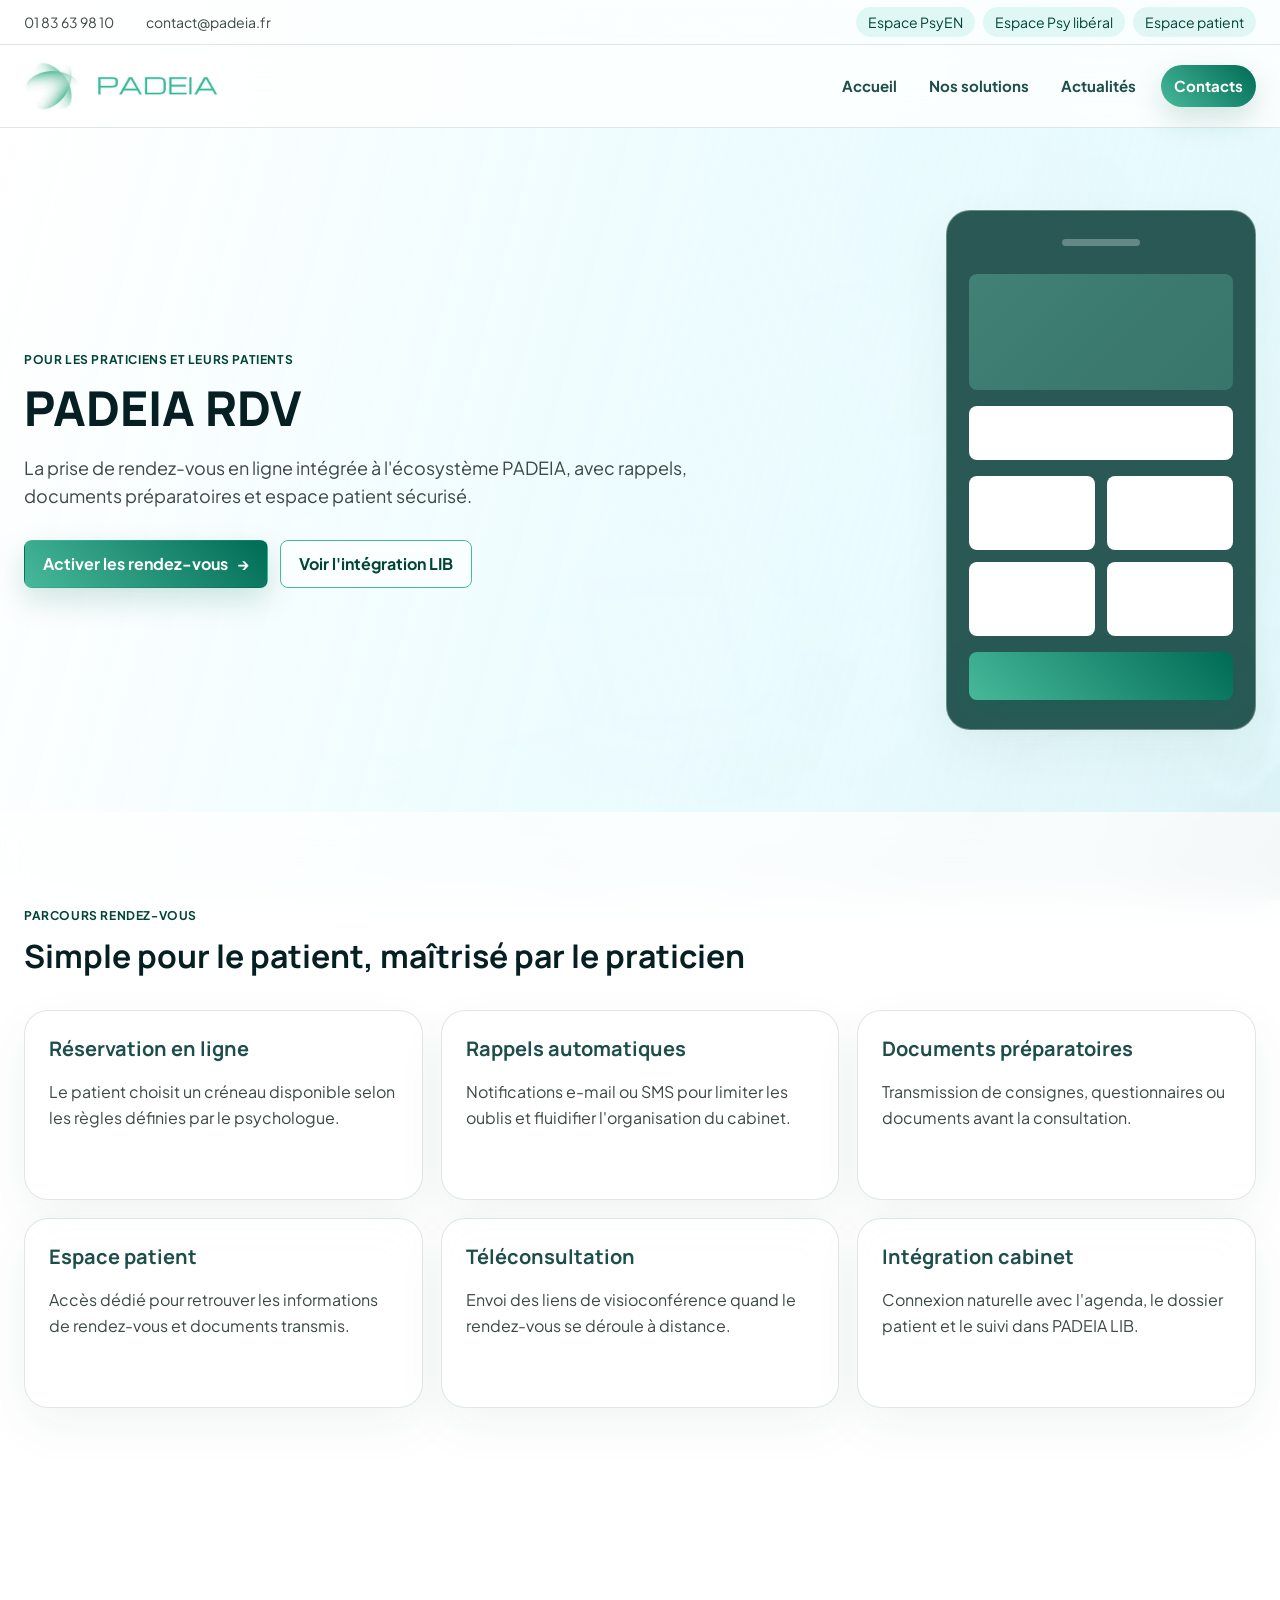
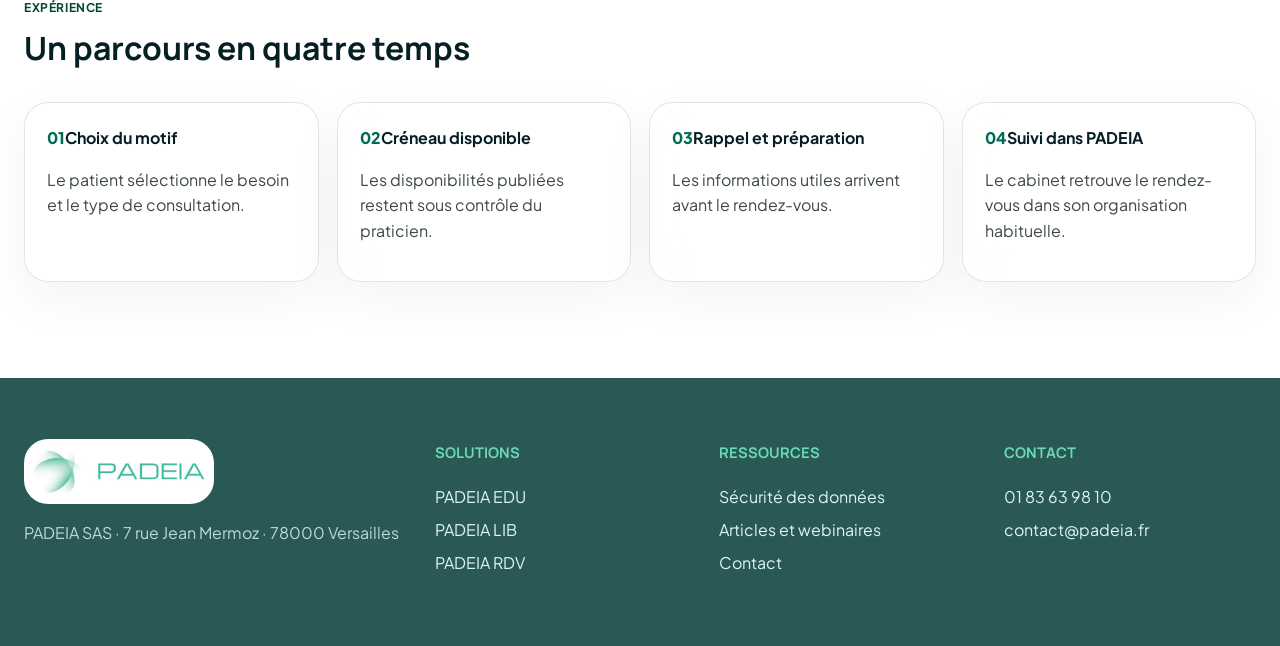
<file: padeia-rdv.html>
<!doctype html>
<html lang="fr">
  <head>
    <meta charset="utf-8">
    <meta name="viewport" content="width=device-width, initial-scale=1">
    <title>PADEIA RDV | Prise de rendez-vous en ligne pour psychologues</title>
    <meta name="description" content="PADEIA RDV facilite la prise de rendez-vous en ligne pour psychologues : espace patient, rappels, documents, consignes et liens de téléconsultation.">
    <link rel="canonical" href="https://www.padeia.fr/padeia-rdv/">
    <link rel="stylesheet" href="styles.css">
  </head>
  <body>
    <a class="skip-link" href="#contenu">Aller au contenu</a>
    <div class="topbar"><div class="container topbar-inner"><span>01 83 63 98 10</span><a href="mailto:contact@padeia.fr">contact@padeia.fr</a><nav aria-label="Espaces utilisateurs"><a href="#">Espace PsyEN</a><a href="#">Espace Psy libéral</a><a href="#">Espace patient</a></nav></div></div>
    <header class="site-header"><div class="container header-inner"><a class="brand" href="index.html" aria-label="Accueil PADEIA"><img class="brand-logo" src="assets/logo-padeia-web.jpg" alt="PADEIA"></a><button class="nav-toggle" type="button" aria-controls="main-nav" aria-expanded="false"><span></span><span></span><span></span><span class="sr-only">Menu</span></button><nav id="main-nav" class="main-nav" aria-label="Navigation principale">
          <a href="index.html">Accueil</a>
          <a href="index.html#nos-solutions">Nos solutions</a>
          <a href="ressources.html">Actualités</a>
          <a class="nav-cta" href="contact.html">Contacts</a>
        </nav></div></header>

    <main id="contenu">
      <section class="page-hero rdv-theme">
        <div class="container page-hero-grid">
          <div>
            <p class="eyebrow">Pour les praticiens et leurs patients</p>
            <h1>PADEIA RDV</h1>
            <p>La prise de rendez-vous en ligne intégrée à l'écosystème PADEIA, avec rappels, documents préparatoires et espace patient sécurisé.</p>
            <div class="hero-actions">
              <a class="btn btn-primary" href="contact.html">Activer les rendez-vous <span aria-hidden="true">→</span></a>
              <a class="btn btn-secondary" href="padeia-lib.html">Voir l'intégration LIB</a>
            </div>
          </div>
          <div class="phone-mock" aria-label="Aperçu mobile PADEIA RDV">
            <div class="phone-speaker"></div>
            <div class="phone-slot large"></div>
            <div class="phone-slot"></div>
            <div class="phone-grid"><span></span><span></span><span></span><span></span></div>
            <div class="phone-button"></div>
          </div>
        </div>
      </section>

      <section class="section">
        <div class="container">
          <div class="section-heading">
            <p class="eyebrow">Parcours rendez-vous</p>
            <h2>Simple pour le patient, maîtrisé par le praticien</h2>
          </div>
          <div class="feature-grid">
            <article><h3>Réservation en ligne</h3><p>Le patient choisit un créneau disponible selon les règles définies par le psychologue.</p></article>
            <article><h3>Rappels automatiques</h3><p>Notifications e-mail ou SMS pour limiter les oublis et fluidifier l'organisation du cabinet.</p></article>
            <article><h3>Documents préparatoires</h3><p>Transmission de consignes, questionnaires ou documents avant la consultation.</p></article>
            <article><h3>Espace patient</h3><p>Accès dédié pour retrouver les informations de rendez-vous et documents transmis.</p></article>
            <article><h3>Téléconsultation</h3><p>Envoi des liens de visioconférence quand le rendez-vous se déroule à distance.</p></article>
            <article><h3>Intégration cabinet</h3><p>Connexion naturelle avec l'agenda, le dossier patient et le suivi dans PADEIA LIB.</p></article>
          </div>
        </div>
      </section>

      <section class="section section-alt">
        <div class="container journey">
          <div class="section-heading compact">
            <p class="eyebrow">Expérience</p>
            <h2>Un parcours en quatre temps</h2>
          </div>
          <div class="journey-grid">
            <div><span>01</span><strong>Choix du motif</strong><p>Le patient sélectionne le besoin et le type de consultation.</p></div>
            <div><span>02</span><strong>Créneau disponible</strong><p>Les disponibilités publiées restent sous contrôle du praticien.</p></div>
            <div><span>03</span><strong>Rappel et préparation</strong><p>Les informations utiles arrivent avant le rendez-vous.</p></div>
            <div><span>04</span><strong>Suivi dans PADEIA</strong><p>Le cabinet retrouve le rendez-vous dans son organisation habituelle.</p></div>
          </div>
        </div>
      </section>
    </main>

    <footer class="site-footer"><div class="container footer-grid"><div><a class="brand footer-brand" href="index.html" aria-label="Accueil PADEIA"><img class="brand-logo footer-logo" src="assets/logo-padeia-web.jpg" alt="PADEIA"></a><p>PADEIA SAS · 7 rue Jean Mermoz · 78000 Versailles</p></div><div><h2>Solutions</h2><a href="padeia-edu.html">PADEIA EDU</a><a href="padeia-lib.html">PADEIA LIB</a><a href="padeia-rdv.html">PADEIA RDV</a></div><div><h2>Ressources</h2><a href="securite.html">Sécurité des données</a><a href="ressources.html">Articles et webinaires</a><a href="contact.html">Contact</a></div><div><h2>Contact</h2><a href="tel:+33183639810">01 83 63 98 10</a><a href="mailto:contact@padeia.fr">contact@padeia.fr</a></div></div></footer>
    <script src="script.js"></script>
  </body>
</html>
</file>
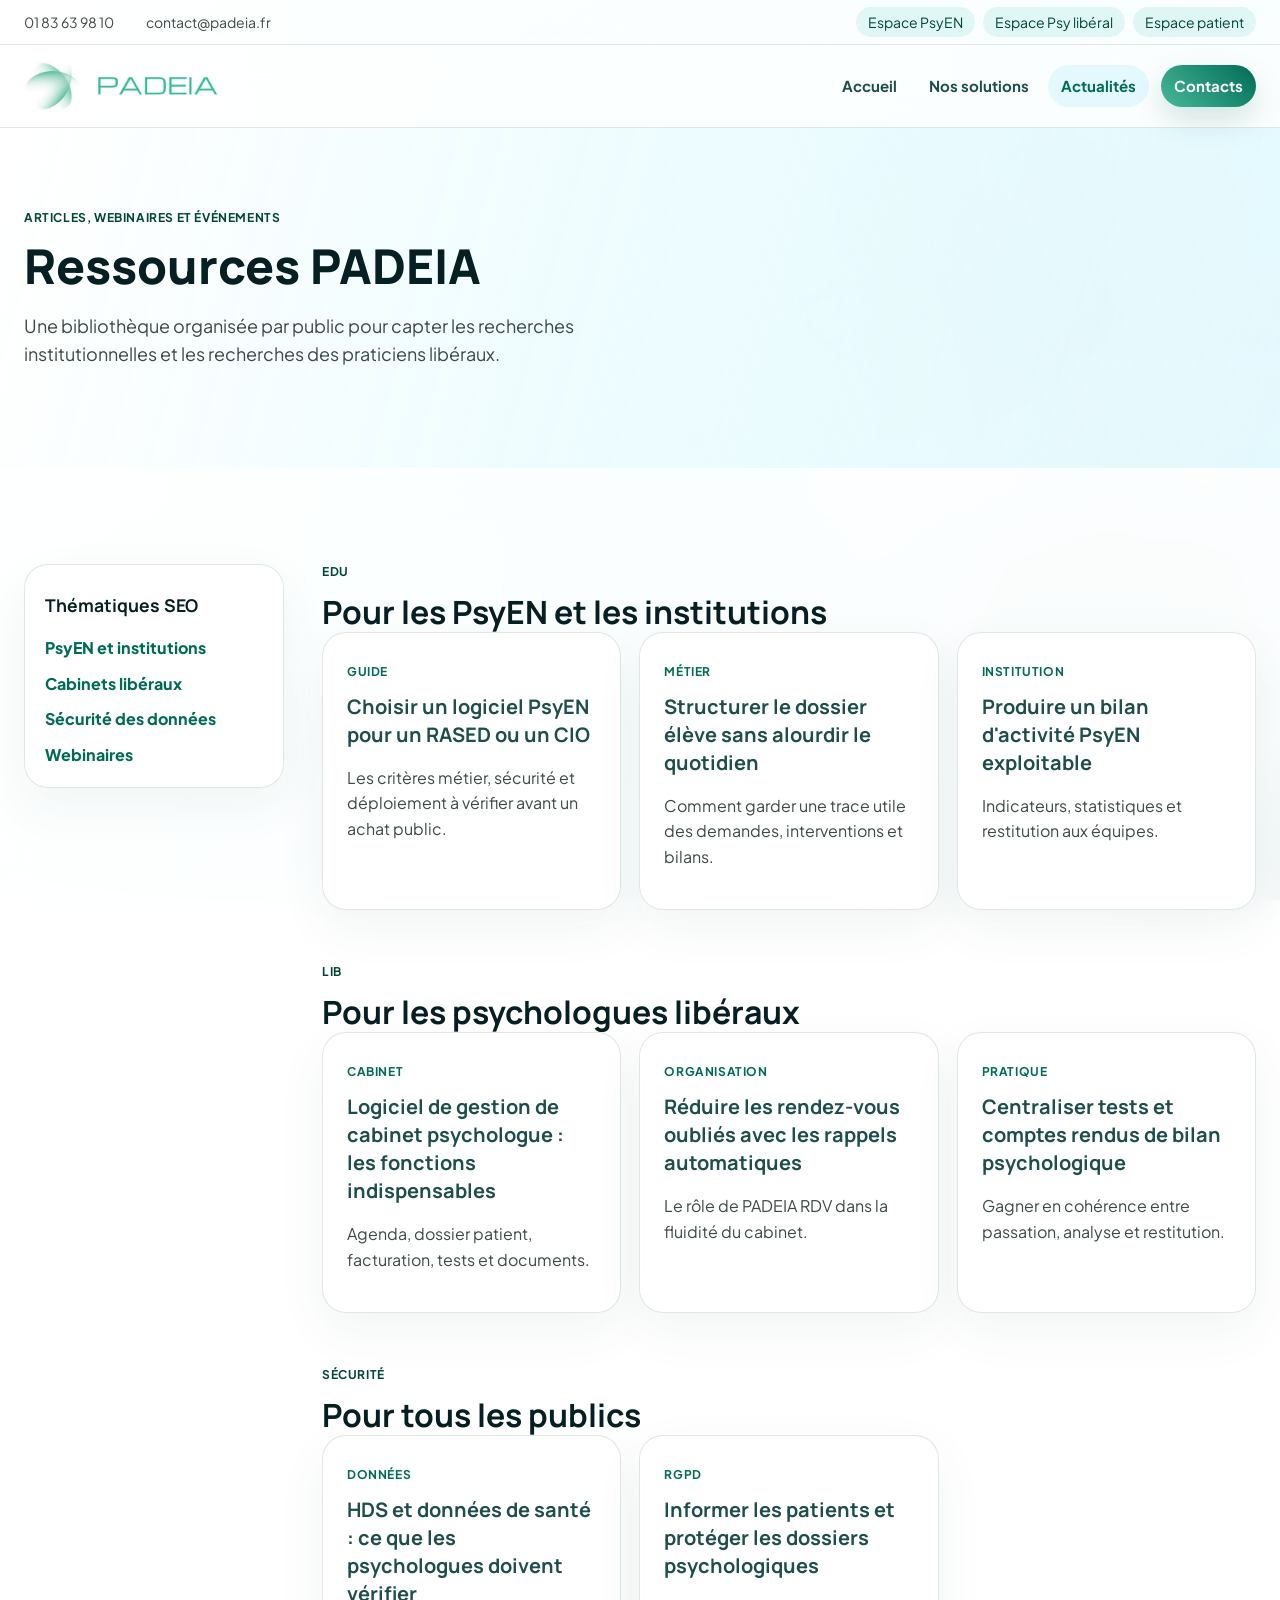
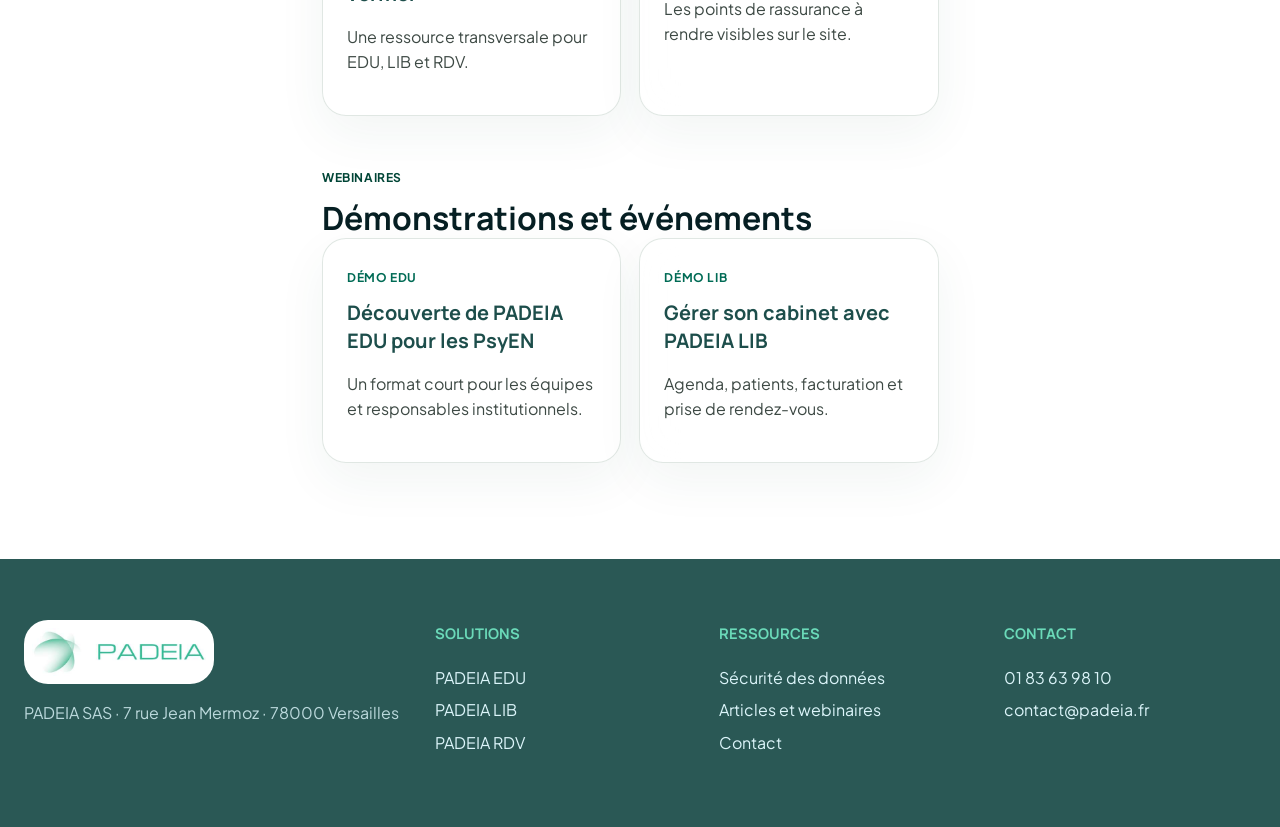
<file: ressources.html>
<!doctype html>
<html lang="fr">
  <head>
    <meta charset="utf-8">
    <meta name="viewport" content="width=device-width, initial-scale=1">
    <title>Ressources pour psychologues, PsyEN et institutions | PADEIA</title>
    <meta name="description" content="Articles, webinaires et ressources PADEIA pour les psychologues de l'Éducation nationale, les institutions publiques et les psychologues libéraux.">
    <link rel="canonical" href="https://www.padeia.fr/ressources/">
    <link rel="stylesheet" href="styles.css">
  </head>
  <body>
    <a class="skip-link" href="#contenu">Aller au contenu</a>
    <div class="topbar"><div class="container topbar-inner"><span>01 83 63 98 10</span><a href="mailto:contact@padeia.fr">contact@padeia.fr</a><nav aria-label="Espaces utilisateurs"><a href="#">Espace PsyEN</a><a href="#">Espace Psy libéral</a><a href="#">Espace patient</a></nav></div></div>
    <header class="site-header"><div class="container header-inner"><a class="brand" href="index.html" aria-label="Accueil PADEIA"><img class="brand-logo" src="assets/logo-padeia-web.jpg" alt="PADEIA"></a><button class="nav-toggle" type="button" aria-controls="main-nav" aria-expanded="false"><span></span><span></span><span></span><span class="sr-only">Menu</span></button><nav id="main-nav" class="main-nav" aria-label="Navigation principale">
          <a href="index.html">Accueil</a>
          <a href="index.html#nos-solutions">Nos solutions</a>
          <a href="ressources.html">Actualités</a>
          <a class="nav-cta" href="contact.html">Contacts</a>
        </nav></div></header>

    <main id="contenu">
      <section class="page-hero resources-theme">
        <div class="container narrow">
          <p class="eyebrow">Articles, webinaires et événements</p>
          <h1>Ressources PADEIA</h1>
          <p>Une bibliothèque organisée par public pour capter les recherches institutionnelles et les recherches des praticiens libéraux.</p>
        </div>
      </section>

      <section class="section">
        <div class="container">
          <div class="resource-layout">
            <aside class="resource-aside">
              <h2>Thématiques SEO</h2>
              <a href="#edu">PsyEN et institutions</a>
              <a href="#lib">Cabinets libéraux</a>
              <a href="#securite">Sécurité des données</a>
              <a href="#webinaires">Webinaires</a>
            </aside>
            <div class="resource-list">
              <section id="edu">
                <p class="eyebrow">EDU</p>
                <h2>Pour les PsyEN et les institutions</h2>
                <div class="article-grid">
                  <article><span>Guide</span><h3>Choisir un logiciel PsyEN pour un RASED ou un CIO</h3><p>Les critères métier, sécurité et déploiement à vérifier avant un achat public.</p></article>
                  <article><span>Métier</span><h3>Structurer le dossier élève sans alourdir le quotidien</h3><p>Comment garder une trace utile des demandes, interventions et bilans.</p></article>
                  <article><span>Institution</span><h3>Produire un bilan d'activité PsyEN exploitable</h3><p>Indicateurs, statistiques et restitution aux équipes.</p></article>
                </div>
              </section>
              <section id="lib">
                <p class="eyebrow">LIB</p>
                <h2>Pour les psychologues libéraux</h2>
                <div class="article-grid">
                  <article><span>Cabinet</span><h3>Logiciel de gestion de cabinet psychologue : les fonctions indispensables</h3><p>Agenda, dossier patient, facturation, tests et documents.</p></article>
                  <article><span>Organisation</span><h3>Réduire les rendez-vous oubliés avec les rappels automatiques</h3><p>Le rôle de PADEIA RDV dans la fluidité du cabinet.</p></article>
                  <article><span>Pratique</span><h3>Centraliser tests et comptes rendus de bilan psychologique</h3><p>Gagner en cohérence entre passation, analyse et restitution.</p></article>
                </div>
              </section>
              <section id="securite">
                <p class="eyebrow">Sécurité</p>
                <h2>Pour tous les publics</h2>
                <div class="article-grid">
                  <article><span>Données</span><h3>HDS et données de santé : ce que les psychologues doivent vérifier</h3><p>Une ressource transversale pour EDU, LIB et RDV.</p></article>
                  <article><span>RGPD</span><h3>Informer les patients et protéger les dossiers psychologiques</h3><p>Les points de rassurance à rendre visibles sur le site.</p></article>
                </div>
              </section>
              <section id="webinaires">
                <p class="eyebrow">Webinaires</p>
                <h2>Démonstrations et événements</h2>
                <div class="article-grid">
                  <article><span>Démo EDU</span><h3>Découverte de PADEIA EDU pour les PsyEN</h3><p>Un format court pour les équipes et responsables institutionnels.</p></article>
                  <article><span>Démo LIB</span><h3>Gérer son cabinet avec PADEIA LIB</h3><p>Agenda, patients, facturation et prise de rendez-vous.</p></article>
                </div>
              </section>
            </div>
          </div>
        </div>
      </section>
    </main>

    <footer class="site-footer"><div class="container footer-grid"><div><a class="brand footer-brand" href="index.html" aria-label="Accueil PADEIA"><img class="brand-logo footer-logo" src="assets/logo-padeia-web.jpg" alt="PADEIA"></a><p>PADEIA SAS · 7 rue Jean Mermoz · 78000 Versailles</p></div><div><h2>Solutions</h2><a href="padeia-edu.html">PADEIA EDU</a><a href="padeia-lib.html">PADEIA LIB</a><a href="padeia-rdv.html">PADEIA RDV</a></div><div><h2>Ressources</h2><a href="securite.html">Sécurité des données</a><a href="ressources.html">Articles et webinaires</a><a href="contact.html">Contact</a></div><div><h2>Contact</h2><a href="tel:+33183639810">01 83 63 98 10</a><a href="mailto:contact@padeia.fr">contact@padeia.fr</a></div></div></footer>
    <script src="script.js"></script>
  </body>
</html>
</file>
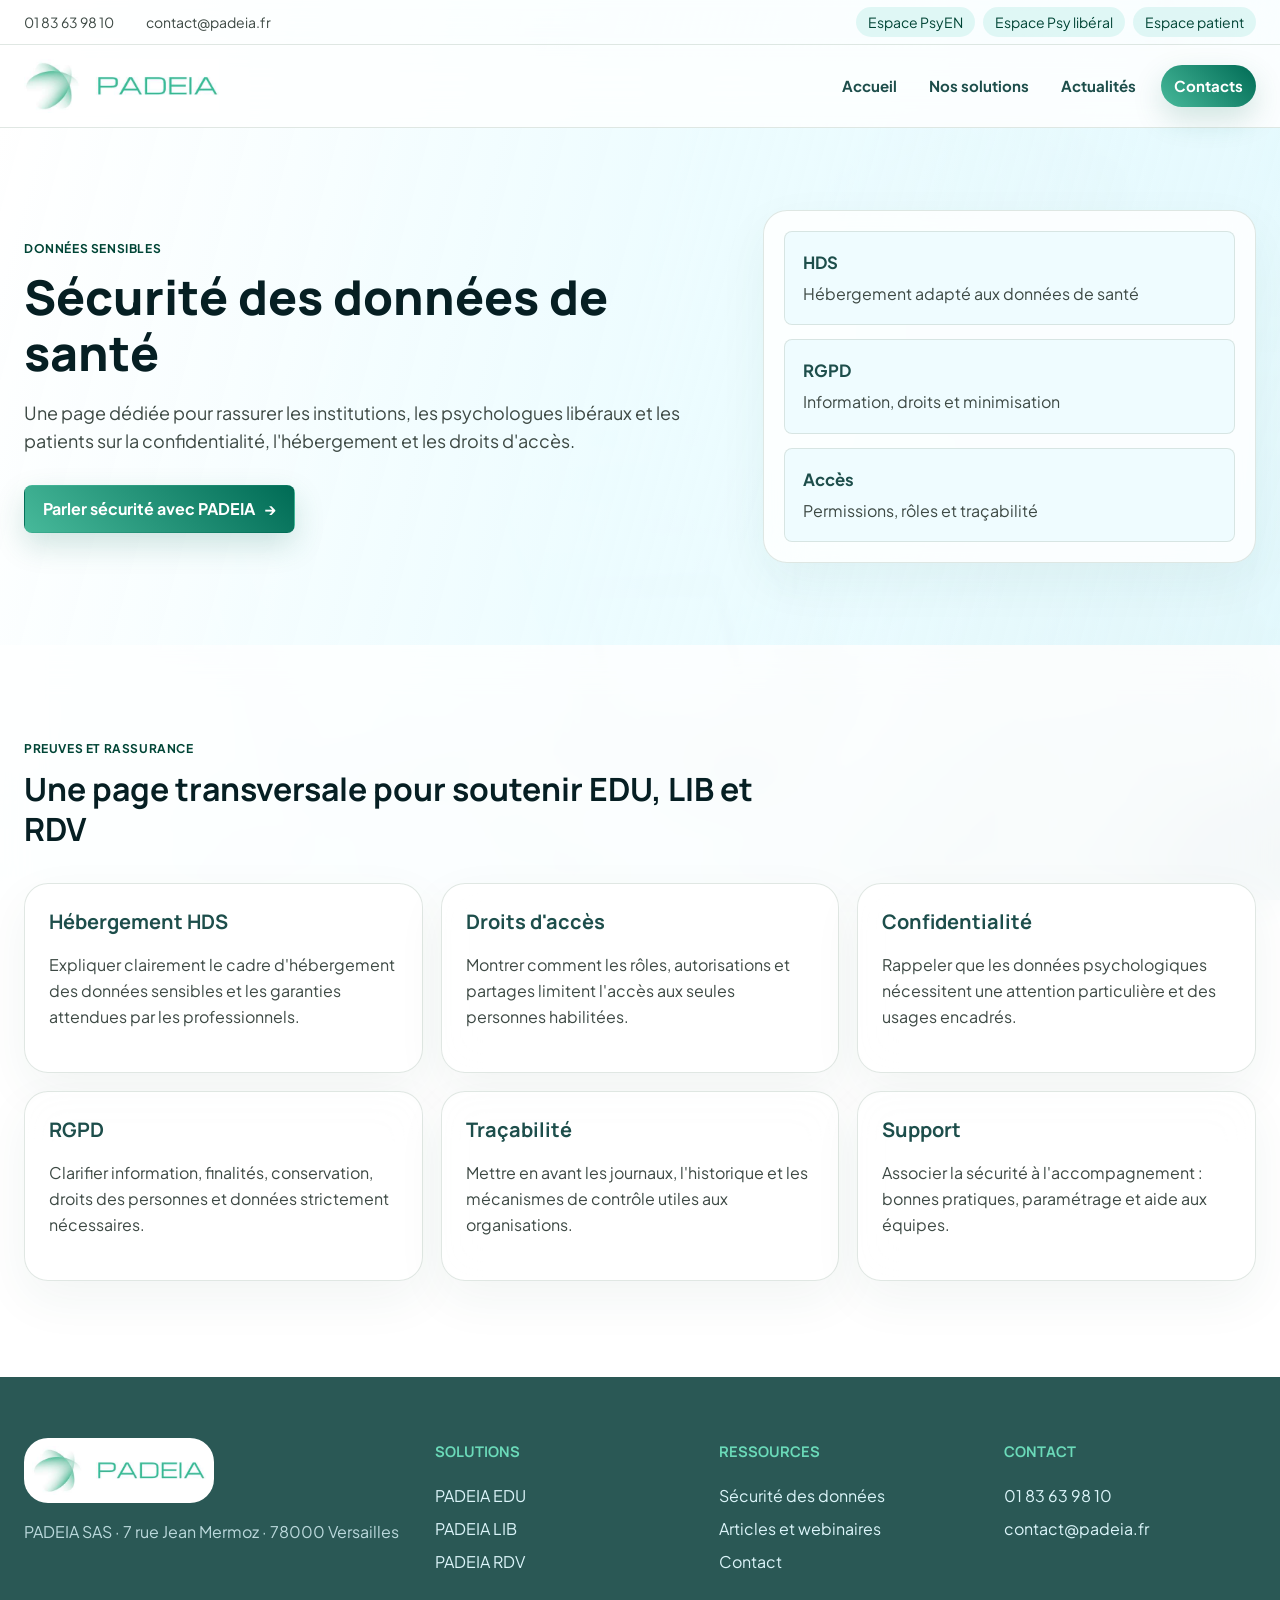
<file: securite.html>
<!doctype html>
<html lang="fr">
  <head>
    <meta charset="utf-8">
    <meta name="viewport" content="width=device-width, initial-scale=1">
    <title>Sécurité des données de santé | PADEIA</title>
    <meta name="description" content="PADEIA présente ses engagements de sécurité pour les psychologues : hébergement de données de santé, RGPD, droits d'accès, confidentialité et accompagnement.">
    <link rel="canonical" href="https://www.padeia.fr/securite-donnees-sante/">
    <link rel="stylesheet" href="styles.css">
  </head>
  <body>
    <a class="skip-link" href="#contenu">Aller au contenu</a>
    <div class="topbar"><div class="container topbar-inner"><span>01 83 63 98 10</span><a href="mailto:contact@padeia.fr">contact@padeia.fr</a><nav aria-label="Espaces utilisateurs"><a href="#">Espace PsyEN</a><a href="#">Espace Psy libéral</a><a href="#">Espace patient</a></nav></div></div>
    <header class="site-header"><div class="container header-inner"><a class="brand" href="index.html" aria-label="Accueil PADEIA"><img class="brand-logo" src="assets/logo-padeia-web.jpg" alt="PADEIA"></a><button class="nav-toggle" type="button" aria-controls="main-nav" aria-expanded="false"><span></span><span></span><span></span><span class="sr-only">Menu</span></button><nav id="main-nav" class="main-nav" aria-label="Navigation principale">
          <a href="index.html">Accueil</a>
          <a href="index.html#nos-solutions">Nos solutions</a>
          <a href="ressources.html">Actualités</a>
          <a class="nav-cta" href="contact.html">Contacts</a>
        </nav></div></header>

    <main id="contenu">
      <section class="page-hero security-theme">
        <div class="container page-hero-grid">
          <div>
            <p class="eyebrow">Données sensibles</p>
            <h1>Sécurité des données de santé</h1>
            <p>Une page dédiée pour rassurer les institutions, les psychologues libéraux et les patients sur la confidentialité, l'hébergement et les droits d'accès.</p>
            <div class="hero-actions">
              <a class="btn btn-primary" href="contact.html">Parler sécurité avec PADEIA <span aria-hidden="true">→</span></a>
            </div>
          </div>
          <div class="security-stack" aria-label="Engagements sécurité">
            <div><strong>HDS</strong><span>Hébergement adapté aux données de santé</span></div>
            <div><strong>RGPD</strong><span>Information, droits et minimisation</span></div>
            <div><strong>Accès</strong><span>Permissions, rôles et traçabilité</span></div>
          </div>
        </div>
      </section>

      <section class="section">
        <div class="container">
          <div class="section-heading">
            <p class="eyebrow">Preuves et rassurance</p>
            <h2>Une page transversale pour soutenir EDU, LIB et RDV</h2>
          </div>
          <div class="feature-grid">
            <article><h3>Hébergement HDS</h3><p>Expliquer clairement le cadre d'hébergement des données sensibles et les garanties attendues par les professionnels.</p></article>
            <article><h3>Droits d'accès</h3><p>Montrer comment les rôles, autorisations et partages limitent l'accès aux seules personnes habilitées.</p></article>
            <article><h3>Confidentialité</h3><p>Rappeler que les données psychologiques nécessitent une attention particulière et des usages encadrés.</p></article>
            <article><h3>RGPD</h3><p>Clarifier information, finalités, conservation, droits des personnes et données strictement nécessaires.</p></article>
            <article><h3>Traçabilité</h3><p>Mettre en avant les journaux, l'historique et les mécanismes de contrôle utiles aux organisations.</p></article>
            <article><h3>Support</h3><p>Associer la sécurité à l'accompagnement : bonnes pratiques, paramétrage et aide aux équipes.</p></article>
          </div>
        </div>
      </section>
    </main>

    <footer class="site-footer"><div class="container footer-grid"><div><a class="brand footer-brand" href="index.html" aria-label="Accueil PADEIA"><img class="brand-logo footer-logo" src="assets/logo-padeia-web.jpg" alt="PADEIA"></a><p>PADEIA SAS · 7 rue Jean Mermoz · 78000 Versailles</p></div><div><h2>Solutions</h2><a href="padeia-edu.html">PADEIA EDU</a><a href="padeia-lib.html">PADEIA LIB</a><a href="padeia-rdv.html">PADEIA RDV</a></div><div><h2>Ressources</h2><a href="securite.html">Sécurité des données</a><a href="ressources.html">Articles et webinaires</a><a href="contact.html">Contact</a></div><div><h2>Contact</h2><a href="tel:+33183639810">01 83 63 98 10</a><a href="mailto:contact@padeia.fr">contact@padeia.fr</a></div></div></footer>
    <script src="script.js"></script>
  </body>
</html>
</file>
<file: styles.css>
@import url("https://fonts.googleapis.com/css2?family=Manrope:wght@600;700;800&family=Plus+Jakarta+Sans:wght@400;500;600;700;800&display=swap");

:root {
  --surface: #edfcff;
  --surface-lowest: #ffffff;
  --surface-low: #def8fd;
  --surface-container: #d9f3f8;
  --surface-high: #cde7ec;
  --paper: #edfcff;
  --ink: #061f23;
  --text: #3d4944;
  --muted: #6d7a74;
  --primary: #47b99a;
  --primary-dark: #006b55;
  --primary-deep: #004536;
  --secondary: #1d4e4b;
  --secondary-soft: #baece7;
  --tertiary: #50625f;
  --line: #bccac3;
  --line-soft: rgba(188, 202, 195, 0.46);
  --glow: 0 24px 80px rgba(29, 78, 75, 0.08);
  --shadow: 0 18px 50px rgba(29, 78, 75, 0.06);
  --shadow-hover: 0 26px 70px rgba(29, 78, 75, 0.11);
  --gradient-brand: linear-gradient(45deg, #47b99a, #006b55);
  --radius: 0.5rem;
  --radius-card: 1.5rem;
  --radius-feature: 1.5rem;
  --navy: var(--secondary);
  --teal: var(--primary);
  --teal-dark: var(--primary-dark);
  --mint: #88f7d5;
  --coral: var(--secondary);
  --amber: var(--tertiary);
  --turquoise: #6bdab9;
  --blue-soft: var(--surface-high);
  font-family: "Plus Jakarta Sans", ui-sans-serif, system-ui, -apple-system, BlinkMacSystemFont, "Segoe UI", sans-serif;
}

* {
  box-sizing: border-box;
}

html {
  scroll-behavior: smooth;
}

body {
  margin: 0;
  color: var(--ink);
  background:
    radial-gradient(circle at top left, rgba(128, 248, 209, 0.18), transparent 34rem),
    linear-gradient(180deg, var(--paper), var(--surface-low));
  font-size: 16px;
  line-height: 1.6;
  letter-spacing: 0;
}

body.nav-open {
  overflow: hidden;
}

a {
  color: inherit;
  text-decoration: none;
}

img {
  max-width: 100%;
  display: block;
}

.container {
  width: min(1280px, calc(100% - 4rem));
  margin: 0 auto;
}

.narrow {
  width: min(820px, calc(100% - 40px));
}

.skip-link {
  position: absolute;
  left: 16px;
  top: -48px;
  z-index: 20;
  background: var(--ink);
  color: #fff;
  padding: 10px 14px;
  border-radius: var(--radius);
}

.skip-link:focus {
  top: 12px;
}

.sr-only {
  position: absolute;
  width: 1px;
  height: 1px;
  overflow: hidden;
  clip: rect(0, 0, 0, 0);
}

.topbar {
  background: var(--navy);
  color: var(--inverse-on-surface, #eff1f3);
  font-size: 0.86rem;
  border-bottom: 1px solid rgba(255, 255, 255, 0.1);
}

.topbar-inner {
  min-height: 38px;
  display: flex;
  align-items: center;
  gap: 20px;
}

.topbar nav {
  margin-left: auto;
  display: flex;
  gap: 18px;
}

.topbar a:hover,
.topbar a:focus {
  color: #fff;
  text-decoration: underline;
}

.site-header {
  position: sticky;
  top: 0;
  z-index: 10;
  background: rgba(255, 255, 255, 0.76);
  border-bottom: 1px solid rgba(188, 202, 194, 0.58);
  backdrop-filter: blur(12px);
}

.header-inner {
  min-height: 76px;
  display: flex;
  align-items: center;
  justify-content: space-between;
  gap: 24px;
}

.brand {
  display: inline-flex;
  align-items: center;
  min-width: clamp(150px, 16vw, 196px);
}

.brand-logo {
  display: block;
  width: auto;
  height: 54px;
  max-width: 196px;
  object-fit: contain;
}

.main-nav {
  display: flex;
  align-items: center;
  gap: 4px;
  font-size: 0.94rem;
  font-weight: 650;
}

.main-nav a {
  min-height: 42px;
  display: inline-flex;
  align-items: center;
  padding: 0 12px;
  border-radius: var(--radius);
  color: var(--muted);
  transition: background 180ms ease, color 180ms ease, box-shadow 180ms ease;
}

.main-nav a:hover,
.main-nav a:focus,
.main-nav a.active {
  background: rgba(128, 248, 209, 0.26);
  color: var(--teal);
}

.main-nav .nav-cta {
  margin-left: 6px;
  background: var(--teal);
  color: #fff;
  box-shadow: 0 8px 22px rgba(0, 107, 84, 0.16);
}

.main-nav .nav-cta:hover,
.main-nav .nav-cta:focus {
  background: var(--teal-dark);
  color: #fff;
}

.nav-toggle {
  display: none;
  width: 44px;
  height: 44px;
  border: 1px solid var(--line);
  border-radius: var(--radius);
  background: #fff;
  padding: 10px;
}

.nav-toggle span:not(.sr-only) {
  display: block;
  width: 100%;
  height: 2px;
  background: var(--ink);
  margin: 5px 0;
}

.hero {
  min-height: calc(78svh - 36px);
  display: flex;
  align-items: center;
}

.hero-home {
  background-image:
    linear-gradient(115deg, rgba(247, 249, 251, 0.98) 0%, rgba(247, 249, 251, 0.9) 42%, rgba(128, 248, 209, 0.2) 100%),
    url("assets/hero-padeia-ecosystem-web.jpg");
  background-size: cover;
  background-position: center right;
}

.hero-inner {
  padding: 82px 0 68px;
}

.hero-copy {
  width: min(620px, 100%);
}

.eyebrow {
  margin: 0 0 12px;
  color: var(--teal);
  font-weight: 700;
  text-transform: uppercase;
  font-size: 0.875rem;
  line-height: 1.2;
  letter-spacing: 0.05em;
}

h1,
h2,
h3,
p {
  overflow-wrap: anywhere;
}

h1,
h2,
h3 {
  letter-spacing: 0;
  line-height: 1.2;
  margin: 0;
  font-weight: 700;
}

h1 {
  font-size: clamp(2.5rem, 5vw, 3rem);
  color: var(--ink);
}

h2 {
  font-size: clamp(1.75rem, 3vw, 2rem);
  line-height: 1.3;
}

h3 {
  font-size: 1.5rem;
  line-height: 1.4;
  font-weight: 600;
}

.hero-lead {
  max-width: 620px;
  margin: 20px 0 0;
  font-size: 1.125rem;
  line-height: 1.6;
  color: var(--muted);
}

.hero-actions {
  display: flex;
  flex-wrap: wrap;
  gap: 12px;
  margin-top: 30px;
}

.btn {
  min-height: 48px;
  display: inline-flex;
  align-items: center;
  justify-content: center;
  gap: 9px;
  border-radius: var(--radius);
  padding: 12px 18px;
  border: 1.5px solid transparent;
  font-weight: 700;
  line-height: 1.2;
  transition: transform 180ms ease, box-shadow 180ms ease, background 180ms ease, border-color 180ms ease;
}

.btn-primary {
  background: var(--teal);
  color: #fff;
  box-shadow: 0 10px 30px rgba(29, 166, 132, 0.18);
}

.btn-primary:hover,
.btn-primary:focus {
  background: var(--teal-dark);
  transform: translateY(-1px);
  box-shadow: var(--shadow-hover);
}

.btn-secondary {
  background: rgba(255, 255, 255, 0.42);
  color: var(--teal);
  border-color: var(--teal);
  backdrop-filter: blur(12px);
}

.btn-secondary:hover,
.btn-secondary:focus {
  background: rgba(128, 248, 209, 0.16);
  border-color: var(--teal-dark);
  color: var(--teal-dark);
}

.hero-checks {
  margin: 28px 0 0;
  padding: 0;
  display: grid;
  gap: 8px;
  list-style: none;
  color: #334456;
  font-weight: 620;
}

.hero-checks li,
.check-list li {
  position: relative;
  padding-left: 24px;
}

.hero-checks li::before,
.check-list li::before {
  content: "";
  position: absolute;
  left: 0;
  top: 0.72em;
  width: 10px;
  height: 10px;
  border-radius: 50%;
  background: var(--teal);
  box-shadow: 0 0 0 4px rgba(29, 166, 132, 0.13);
}

.section {
  padding: 96px 0;
  background: var(--surface);
}

.section-alt {
  background: linear-gradient(180deg, var(--paper), var(--surface-low));
}

.section-heading {
  max-width: 760px;
  margin-bottom: 34px;
}

.section-heading.compact {
  max-width: 680px;
}

.section-heading p:not(.eyebrow) {
  color: var(--muted);
  font-size: 1.1rem;
}

.module-grid,
.feature-grid,
.audience-grid,
.article-grid,
.journey-grid,
.faq-grid {
  display: grid;
  gap: 18px;
}

.module-grid {
  grid-template-columns: repeat(3, minmax(0, 1fr));
}

.module-card,
.feature-grid article,
.audience-grid article,
.article-grid article,
.faq-grid details {
  background: rgba(255, 255, 255, 0.9);
  border: 1px solid var(--line-soft);
  border-radius: var(--radius-card);
  padding: 24px;
  box-shadow: var(--shadow);
  backdrop-filter: blur(12px);
  transition: transform 180ms ease, box-shadow 180ms ease, background 180ms ease;
}

.module-card:hover,
.feature-grid article:hover,
.audience-grid article:hover,
.article-grid article:hover,
.faq-grid details:hover {
  transform: translateY(-2px);
  box-shadow: var(--shadow-hover);
  background: linear-gradient(180deg, rgba(255, 255, 255, 0.96), rgba(242, 244, 246, 0.84));
}

.module-card {
  position: relative;
  min-height: 300px;
  display: flex;
  flex-direction: column;
  overflow: hidden;
}

.module-card::before {
  content: "";
  width: 52px;
  height: 52px;
  display: block;
  border-radius: 14px;
  margin-bottom: 22px;
  background:
    linear-gradient(135deg, rgba(255, 255, 255, 0.34), transparent 48%),
    var(--gradient-brand);
  box-shadow: 0 14px 30px rgba(0, 107, 84, 0.18);
}

.module-kicker {
  color: var(--teal);
  font-size: 0.875rem;
  font-weight: 700;
  text-transform: uppercase;
  letter-spacing: 0.05em;
}

.module-card h3 {
  margin-top: 12px;
  font-size: 1.5rem;
}

.module-card p {
  color: var(--muted);
  margin-bottom: 24px;
}

.text-link {
  margin-top: auto;
  color: var(--teal);
  font-weight: 700;
}

.text-link:hover,
.text-link:focus {
  color: var(--teal-dark);
}

.split {
  display: grid;
  grid-template-columns: minmax(0, 1.02fr) minmax(320px, 0.98fr);
  gap: 54px;
  align-items: center;
}

.split.reverse {
  grid-template-columns: minmax(320px, 0.82fr) minmax(0, 1.18fr);
}

.proof-list {
  display: grid;
  gap: 14px;
  margin-top: 26px;
}

.proof-list div {
  padding-left: 18px;
  border-left: 4px solid var(--teal);
}

.proof-list strong {
  display: block;
}

.proof-list span {
  color: var(--muted);
}

.product-mock,
.app-snapshot,
.phone-mock,
.metric-panel,
.security-stack,
.timeline,
.seo-callout,
.contact-form,
.contact-aside,
.resource-aside {
  border: 1px solid var(--line);
  border-radius: var(--radius-card);
  background: rgba(255, 255, 255, 0.82);
  box-shadow: var(--shadow);
  backdrop-filter: blur(12px);
}

.product-mock {
  min-height: 420px;
  display: grid;
  grid-template-columns: 74px 1fr;
  overflow: hidden;
}

.mock-sidebar {
  background: var(--gradient-brand);
  display: grid;
  align-content: start;
  gap: 18px;
  padding: 24px;
}

.mock-sidebar span {
  width: 22px;
  height: 22px;
  border-radius: 7px;
  background: rgba(255, 255, 255, 0.7);
}

.mock-content {
  padding: 26px;
}

.mock-topline {
  width: 64%;
  height: 18px;
  border-radius: 6px;
  background: var(--blue-soft);
  margin-bottom: 22px;
}

.mock-panels {
  display: grid;
  grid-template-columns: 1.2fr 0.8fr;
  gap: 14px;
}

.mock-panel {
  min-height: 110px;
  border-radius: var(--radius-card);
  background: var(--surface-container-low, #f2f4f6);
}

.mock-panel.wide {
  grid-column: span 2;
  min-height: 132px;
  background: linear-gradient(135deg, rgba(128, 248, 209, 0.2), rgba(79, 209, 197, 0.22));
}

.mock-panel.accent {
  background: rgba(121, 247, 234, 0.18);
}

.mock-panel.chart {
  background:
    linear-gradient(135deg, transparent 54%, rgba(0, 107, 84, 0.22) 55%),
    #f2f4f6;
}

.audience-grid {
  grid-template-columns: repeat(2, minmax(0, 1fr));
}

.audience-grid article {
  border-left: 6px solid var(--teal);
}

.audience-grid article + article {
  border-left-color: var(--turquoise);
}

.cta-band {
  background: linear-gradient(45deg, var(--teal), var(--turquoise));
  color: #fff;
}

.cta-band .eyebrow,
.cta-band p {
  color: rgba(255, 255, 255, 0.84);
}

.cta-inner {
  display: flex;
  align-items: center;
  justify-content: space-between;
  gap: 28px;
}

.page-hero {
  padding: 82px 0;
  background: var(--paper);
}

.page-hero-grid {
  display: grid;
  grid-template-columns: minmax(0, 1fr) minmax(320px, 0.72fr);
  gap: 54px;
  align-items: center;
}

.page-hero h1 {
  font-size: clamp(2.5rem, 5vw, 3rem);
}

.page-hero p:not(.eyebrow) {
  max-width: 680px;
  font-size: 1.125rem;
  line-height: 1.6;
  color: var(--muted);
}

.edu-theme {
  background: linear-gradient(135deg, #f7f9fb 0%, rgba(128, 248, 209, 0.2) 100%);
}

.lib-theme {
  background: linear-gradient(135deg, #f7f9fb 0%, rgba(79, 209, 197, 0.18) 100%);
}

.rdv-theme {
  background: linear-gradient(135deg, #f7f9fb 0%, rgba(121, 247, 234, 0.2) 100%);
}

.security-theme {
  background: linear-gradient(135deg, #f7f9fb 0%, #e0e3e5 100%);
}

.resources-theme,
.contact-theme {
  background: linear-gradient(135deg, #f7f9fb 0%, rgba(128, 248, 209, 0.16) 100%);
}

.metric-panel,
.security-stack {
  display: grid;
  gap: 14px;
  padding: 20px;
}

.metric-panel div,
.security-stack div {
  padding: 18px;
  border-radius: var(--radius);
  background: var(--surface-low);
  border: 1px solid var(--line-soft);
}

.metric-panel strong,
.security-stack strong {
  display: block;
  color: var(--navy);
  font-size: 1.05rem;
}

.metric-panel span,
.security-stack span {
  display: block;
  color: var(--muted);
  margin-top: 4px;
}

.feature-grid {
  grid-template-columns: repeat(3, minmax(0, 1fr));
}

.feature-grid article {
  min-height: 190px;
}

.feature-grid p,
.article-grid p,
.journey-grid p,
.faq-grid p {
  color: var(--muted);
}

.check-list {
  display: grid;
  gap: 10px;
  margin: 24px 0 0;
  padding: 0;
  list-style: none;
}

.timeline {
  padding: 24px;
  display: grid;
  gap: 18px;
}

.timeline div {
  display: grid;
  grid-template-columns: 46px 1fr;
  column-gap: 14px;
  align-items: start;
}

.timeline span {
  width: 42px;
  height: 42px;
  display: grid;
  place-items: center;
  border-radius: var(--radius);
  background: var(--gradient-brand);
  color: #fff;
  font-weight: 900;
}

.timeline p,
.timeline strong {
  margin: 0;
}

.timeline p {
  grid-column: 2;
  color: var(--muted);
}

details summary {
  cursor: pointer;
  font-weight: 800;
}

.app-snapshot {
  padding: 22px;
}

.snapshot-head {
  height: 42px;
  border-radius: var(--radius);
  background: var(--gradient-brand);
  margin-bottom: 18px;
}

.snapshot-body {
  display: grid;
  grid-template-columns: 1.1fr 0.9fr;
  gap: 16px;
}

.calendar-mini {
  min-height: 220px;
  border-radius: var(--radius);
  background:
    linear-gradient(#fff 0 0) padding-box,
    repeating-linear-gradient(90deg, transparent 0 45px, rgba(79, 209, 197, 0.15) 46px 47px),
    repeating-linear-gradient(0deg, #f2f4f6 0 40px, rgba(0, 107, 84, 0.12) 41px 42px);
  border: 1px solid var(--line);
}

.patient-stack {
  display: grid;
  gap: 12px;
}

.patient-stack span {
  display: block;
  min-height: 64px;
  border-radius: var(--radius);
  background: rgba(128, 248, 209, 0.2);
}

.patient-stack span:nth-child(2) {
  background: rgba(121, 247, 234, 0.22);
}

.patient-stack span:nth-child(3) {
  background: var(--surface-low);
}

.seo-callout {
  padding: 28px;
  background: linear-gradient(45deg, var(--teal), var(--turquoise));
  color: #fff;
}

.seo-callout p {
  color: #d5ebe8;
  margin-bottom: 0;
}

.phone-mock {
  width: min(310px, 100%);
  min-height: 520px;
  margin-left: auto;
  padding: 28px 22px;
  background: var(--navy);
  display: grid;
  align-content: start;
  gap: 16px;
}

.phone-speaker {
  width: 78px;
  height: 7px;
  border-radius: 99px;
  background: rgba(255, 255, 255, 0.28);
  margin: 0 auto 12px;
}

.phone-slot,
.phone-button,
.phone-grid span {
  border-radius: var(--radius);
  background: #fff;
}

.phone-slot {
  min-height: 54px;
}

.phone-slot.large {
  min-height: 116px;
  background: rgba(128, 248, 209, 0.82);
}

.phone-grid {
  display: grid;
  grid-template-columns: repeat(2, 1fr);
  gap: 12px;
}

.phone-grid span {
  min-height: 74px;
}

.phone-button {
  min-height: 48px;
  background: var(--gradient-brand);
}

.journey-grid {
  grid-template-columns: repeat(4, minmax(0, 1fr));
}

.journey-grid div {
  border-top: 5px solid var(--teal);
  padding: 22px;
  background: rgba(255, 255, 255, 0.9);
  border-radius: var(--radius-card);
  border-right: 1px solid var(--line-soft);
  border-bottom: 1px solid var(--line-soft);
  border-left: 1px solid var(--line-soft);
  box-shadow: var(--shadow);
}

.journey-grid span {
  color: var(--teal);
  font-weight: 900;
}

.resource-layout {
  display: grid;
  grid-template-columns: 260px 1fr;
  gap: 38px;
  align-items: start;
}

.resource-aside {
  position: sticky;
  top: 102px;
  padding: 20px;
  display: grid;
  gap: 10px;
}

.resource-aside h2 {
  font-size: 1.1rem;
}

.resource-aside a {
  color: var(--teal-dark);
  font-weight: 750;
}

.resource-list {
  display: grid;
  gap: 54px;
}

.article-grid {
  grid-template-columns: repeat(3, minmax(0, 1fr));
}

.article-grid article span {
  color: var(--teal);
  font-size: 0.82rem;
  font-weight: 900;
  text-transform: uppercase;
  letter-spacing: 0.05em;
}

.article-grid article h3 {
  margin-top: 10px;
}

.contact-grid {
  display: grid;
  grid-template-columns: minmax(0, 1fr) 360px;
  gap: 36px;
  align-items: start;
}

.contact-form {
  padding: 28px;
}

.form-row,
.form-pair {
  display: grid;
  gap: 8px;
}

.form-pair {
  grid-template-columns: repeat(2, minmax(0, 1fr));
  gap: 16px;
}

.contact-form {
  display: grid;
  gap: 18px;
}

label {
  font-size: 0.875rem;
  font-weight: 700;
  letter-spacing: 0.05em;
  text-transform: uppercase;
}

input,
select,
textarea {
  width: 100%;
  min-height: 46px;
  border: 1px solid var(--line);
  border-radius: var(--radius);
  padding: 11px 12px;
  color: var(--ink);
  font: inherit;
  background: #fff;
}

input:focus,
select:focus,
textarea:focus {
  outline: 3px solid rgba(128, 248, 209, 0.42);
  border-color: var(--teal);
}

textarea {
  resize: vertical;
}

.contact-aside {
  padding: 28px;
  display: grid;
  gap: 10px;
}

.contact-aside h2 {
  font-size: 1.45rem;
}

.contact-aside a {
  color: var(--teal-dark);
  font-weight: 850;
}

.aside-note {
  margin-top: 18px;
  padding: 18px;
  border-radius: var(--radius-card);
  background: var(--surface-low);
}

.site-footer {
  padding: 54px 0 64px;
  background: var(--navy);
  color: #eff1f3;
}

.footer-grid {
  display: grid;
  grid-template-columns: 1.5fr repeat(3, 1fr);
  gap: 32px;
}

.footer-brand .brand-logo {
  width: 190px;
  height: auto;
  max-width: 190px;
  max-height: none;
  padding: 8px;
  border-radius: var(--radius-card);
  background: #fff;
}

.site-footer h2 {
  font-size: 0.92rem;
  margin: 0 0 12px;
  text-transform: uppercase;
  color: var(--inverse-primary, #62dbb6);
}

.site-footer a {
  display: block;
  margin: 7px 0;
}

.site-footer small,
.site-footer p {
  color: #d8dadc;
}

@media (max-width: 980px) {
  .topbar nav {
    display: none;
  }

  .nav-toggle {
    display: block;
  }

  .main-nav {
    position: fixed;
    inset: 114px 0 auto;
    display: none;
    padding: 18px 20px 26px;
    background: var(--surface);
    border-bottom: 1px solid var(--line);
    box-shadow: 0 28px 80px rgba(29, 166, 132, 0.16);
  }

  .nav-open .main-nav {
    display: grid;
    gap: 6px;
  }

  .main-nav a,
  .main-nav .nav-cta {
    margin: 0;
    width: 100%;
    justify-content: flex-start;
  }

  .module-grid,
  .feature-grid,
  .article-grid,
  .journey-grid {
    grid-template-columns: repeat(2, minmax(0, 1fr));
  }

  .split,
  .split.reverse,
  .page-hero-grid,
  .contact-grid,
  .resource-layout {
    grid-template-columns: 1fr;
  }

  .resource-aside {
    position: static;
  }

  .phone-mock {
    margin: 0;
  }

  .footer-grid {
    grid-template-columns: repeat(2, minmax(0, 1fr));
  }
}

@media (max-width: 680px) {
  .container,
  .narrow {
    width: min(100% - 28px, 1160px);
  }

  .topbar-inner {
    justify-content: center;
    gap: 14px;
    flex-wrap: wrap;
    padding: 8px 0;
  }

  .header-inner {
    min-height: 70px;
  }

  .main-nav {
    top: 108px;
  }

  .brand {
    min-width: 154px;
  }

  .brand-logo {
    width: auto;
    height: 42px;
    max-width: 154px;
    min-width: 0;
  }

  .footer-brand .brand-logo {
    width: 170px;
    height: auto;
    max-width: 170px;
  }

  .hero {
    min-height: auto;
  }

  .hero-home {
    background-image:
      linear-gradient(180deg, rgba(247, 250, 248, 0.96) 0%, rgba(247, 250, 248, 0.88) 58%, rgba(247, 250, 248, 0.36) 100%),
      url("assets/hero-padeia-ecosystem-web.jpg");
    background-position: 62% center;
  }

  .hero-inner,
  .page-hero {
    padding: 58px 0;
  }

  .hero-actions,
  .cta-inner {
    align-items: stretch;
    flex-direction: column;
  }

  .btn {
    width: 100%;
  }

  .section {
    padding: 62px 0;
  }

  .module-grid,
  .feature-grid,
  .audience-grid,
  .article-grid,
  .journey-grid,
  .faq-grid,
  .form-pair,
  .footer-grid {
    grid-template-columns: 1fr;
  }

  .product-mock {
    grid-template-columns: 52px 1fr;
    min-height: 330px;
  }

  .mock-content {
    padding: 18px;
  }

  .mock-panels {
    grid-template-columns: 1fr;
  }

  .mock-panel.wide {
    grid-column: auto;
  }

  .snapshot-body {
    grid-template-columns: 1fr;
  }
}
/* Organic Vitality visual refresh */
body {
  min-height: 100vh;
  color: var(--ink);
  background:
    linear-gradient(180deg, rgba(237, 252, 255, 0.94), rgba(255, 255, 255, 0.86) 46%, rgba(222, 248, 253, 0.72)),
    url("assets/hero-padeia-ecosystem-web.jpg");
  background-size: cover;
  background-position: center right;
  background-attachment: fixed;
  font-family: "Plus Jakarta Sans", ui-sans-serif, system-ui, -apple-system, BlinkMacSystemFont, "Segoe UI", sans-serif;
}

body::before {
  content: "";
  position: fixed;
  inset: 0;
  z-index: -1;
  background: linear-gradient(105deg, rgba(255, 255, 255, 0.98) 0%, rgba(237, 252, 255, 0.9) 42%, rgba(237, 252, 255, 0.52) 100%);
  pointer-events: none;
}

.container {
  width: min(1280px, calc(100% - 48px));
}

.topbar {
  background: rgba(255, 255, 255, 0.7);
  border-bottom: 1px solid var(--line-soft);
  color: var(--text);
  backdrop-filter: blur(20px);
  font-size: 0.875rem;
}

.topbar-inner {
  min-height: 44px;
}

.topbar nav {
  gap: 8px;
}

.topbar a {
  min-height: 30px;
  display: inline-flex;
  align-items: center;
  border-radius: 999px;
  padding: 0 12px;
}

.topbar nav a {
  color: var(--primary-deep);
  background: rgba(186, 236, 231, 0.42);
}

.topbar a:hover,
.topbar a:focus {
  color: var(--primary-deep);
  background: rgba(186, 236, 231, 0.62);
  text-decoration: none;
}

.site-header {
  background: rgba(255, 255, 255, 0.78);
  border-bottom: 1px solid var(--line-soft);
  backdrop-filter: blur(20px);
}

.header-inner {
  min-height: 82px;
}

.brand-logo {
  height: 54px;
  max-width: 198px;
}

.main-nav {
  gap: 6px;
  color: var(--secondary);
  font-weight: 700;
}

.main-nav a {
  border-radius: 999px;
  color: var(--secondary);
  padding: 0 13px;
}

.main-nav a:hover,
.main-nav a:focus,
.main-nav a.active {
  background: rgba(222, 248, 253, 0.82);
  color: var(--primary-dark);
}

.main-nav .nav-cta,
.btn-primary,
.timeline span,
.snapshot-head,
.phone-button {
  color: #ffffff;
  background: var(--gradient-brand);
  box-shadow: 0 12px 30px rgba(0, 107, 85, 0.18);
}

.main-nav .nav-cta:hover,
.main-nav .nav-cta:focus,
.btn-primary:hover,
.btn-primary:focus {
  background: linear-gradient(45deg, var(--primary-dark), var(--secondary));
  color: #ffffff;
}

.hero {
  min-height: calc(100svh - 126px);
}

.hero-home {
  background-image:
    linear-gradient(105deg, rgba(255, 255, 255, 0.98) 0%, rgba(237, 252, 255, 0.9) 46%, rgba(237, 252, 255, 0.52) 100%),
    url("assets/hero-padeia-ecosystem-web.jpg");
  background-size: cover;
  background-position: center right;
}

.hero-inner {
  padding: 92px 0 64px;
}

h1,
h2,
h3 {
  font-family: "Manrope", ui-sans-serif, system-ui, sans-serif;
  letter-spacing: 0;
}

h1 {
  max-width: 760px;
  color: var(--ink);
  font-size: 48px;
  font-weight: 800;
  line-height: 56px;
}

h2 {
  color: var(--ink);
  font-size: 32px;
  font-weight: 700;
  line-height: 40px;
}

h3 {
  color: var(--secondary);
  font-size: 20px;
  font-weight: 700;
  line-height: 28px;
}

.hero-lead,
.page-hero p:not(.eyebrow),
.section-heading p:not(.eyebrow) {
  color: var(--text);
  font-size: 18px;
  line-height: 28px;
}

.eyebrow,
.module-kicker,
.article-grid article span,
label {
  color: var(--primary-deep);
  font-size: 12px;
  font-weight: 700;
  line-height: 16px;
  letter-spacing: 0.05em;
}

.btn {
  border-radius: var(--radius);
  font-weight: 700;
}

.btn-secondary {
  color: var(--primary-deep);
  border-color: var(--primary);
  background: rgba(255, 255, 255, 0.6);
  backdrop-filter: blur(16px);
}

.btn-secondary:hover,
.btn-secondary:focus {
  background: rgba(186, 236, 231, 0.42);
  color: var(--primary-deep);
}

.hero-checks {
  grid-template-columns: repeat(3, minmax(0, 1fr));
  max-width: 760px;
  gap: 12px;
  color: var(--secondary);
}

.hero-checks li {
  border: 1px solid var(--line-soft);
  border-radius: 999px;
  background: rgba(255, 255, 255, 0.72);
  padding: 10px 14px 10px 34px;
  font-size: 0.88rem;
  font-weight: 700;
  backdrop-filter: blur(20px);
}

.hero-checks li::before,
.check-list li::before {
  background: var(--primary);
  box-shadow: 0 0 0 4px rgba(71, 185, 154, 0.14);
}

.section,
.section-alt {
  background: rgba(255, 255, 255, 0.78);
  backdrop-filter: blur(20px);
}

.modules-section {
  padding-top: 72px;
}

.module-card,
.feature-grid article,
.audience-grid article,
.article-grid article,
.faq-grid details,
.product-mock,
.app-snapshot,
.phone-mock,
.metric-panel,
.security-stack,
.timeline,
.seo-callout,
.contact-form,
.contact-aside,
.resource-aside,
.journey-grid div {
  border: 1px solid var(--line-soft);
  border-radius: var(--radius-card);
  background: rgba(255, 255, 255, 0.82);
  box-shadow: var(--shadow);
  backdrop-filter: blur(20px);
}

.module-card:hover,
.feature-grid article:hover,
.audience-grid article:hover,
.article-grid article:hover,
.faq-grid details:hover {
  background: rgba(255, 255, 255, 0.92);
  box-shadow: var(--shadow-hover);
}

.module-card {
  min-height: 260px;
}

.module-card::before {
  width: 42px;
  height: 42px;
  border-radius: 0.75rem;
  background: var(--secondary-soft);
  box-shadow: none;
}

.module-card h3 {
  color: var(--secondary);
  font-size: 20px;
  line-height: 28px;
}

.module-card p,
.feature-grid p,
.article-grid p,
.journey-grid p,
.faq-grid p,
.proof-list span,
.metric-panel span,
.security-stack span {
  color: var(--text);
}

.text-link,
.resource-aside a,
.contact-aside a,
.journey-grid span,
.article-grid article span {
  color: var(--primary-dark);
}

.proof-list div,
.audience-grid article,
.audience-grid article + article {
  border-left-color: var(--primary);
}

.product-mock,
.app-snapshot,
.metric-panel,
.security-stack,
.timeline {
  overflow: hidden;
}

.mock-sidebar {
  background: var(--gradient-brand);
}

.mock-topline,
.mock-panel,
.patient-stack span:nth-child(3),
.metric-panel div,
.security-stack div,
.aside-note {
  background: rgba(237, 252, 255, 0.86);
  border-color: var(--line-soft);
}

.mock-panel.wide,
.phone-slot.large {
  background: linear-gradient(135deg, rgba(136, 247, 213, 0.26), rgba(107, 218, 185, 0.22));
}

.mock-panel.accent,
.patient-stack span:nth-child(2),
.patient-stack span {
  background: rgba(186, 236, 231, 0.42);
}

.page-hero,
.edu-theme,
.lib-theme,
.rdv-theme,
.security-theme,
.resources-theme,
.contact-theme {
  background: linear-gradient(105deg, rgba(255, 255, 255, 0.96) 0%, rgba(237, 252, 255, 0.9) 48%, rgba(222, 248, 253, 0.68) 100%);
}

.page-hero h1 {
  font-size: 48px;
  line-height: 56px;
}

.cta-band,
.seo-callout {
  background: var(--gradient-brand);
}

.cta-band .eyebrow,
.cta-band p,
.seo-callout p {
  color: rgba(255, 255, 255, 0.88);
}

.phone-mock,
.site-footer {
  background: rgba(29, 78, 75, 0.94);
}

.site-footer {
  color: var(--inverse-on-surface, #dcf5fa);
}

.site-footer h2 {
  color: var(--inverse-primary, #6bdab9);
}

.site-footer p,
.site-footer small {
  color: rgba(220, 245, 250, 0.82);
}

input,
select,
textarea {
  border-color: var(--line-soft);
  background: #f8fbfa;
}

input:focus,
select:focus,
textarea:focus {
  outline: 3px solid rgba(136, 247, 213, 0.42);
  border-color: var(--primary);
  background: #ffffff;
}

@media (max-width: 980px) {
  .main-nav {
    background: rgba(255, 255, 255, 0.9);
    box-shadow: 0 28px 80px rgba(29, 78, 75, 0.14);
    backdrop-filter: blur(20px);
  }

  .hero-checks {
    grid-template-columns: 1fr;
  }
}

@media (max-width: 680px) {
  .container,
  .narrow {
    width: min(100% - 32px, 1280px);
  }

  h1,
  .page-hero h1 {
    font-size: 34px;
    line-height: 42px;
  }

  h2 {
    font-size: 24px;
    line-height: 32px;
  }

  .hero-home {
    background-image:
      linear-gradient(180deg, rgba(255, 255, 255, 0.98) 0%, rgba(237, 252, 255, 0.92) 58%, rgba(237, 252, 255, 0.72) 100%),
      url("assets/hero-padeia-ecosystem-web.jpg");
  }

  .hero-inner,
  .page-hero {
    padding: 56px 0;
  }

  .hero-checks li {
    width: 100%;
  }
}
/* End Organic Vitality visual refresh */
</file>
